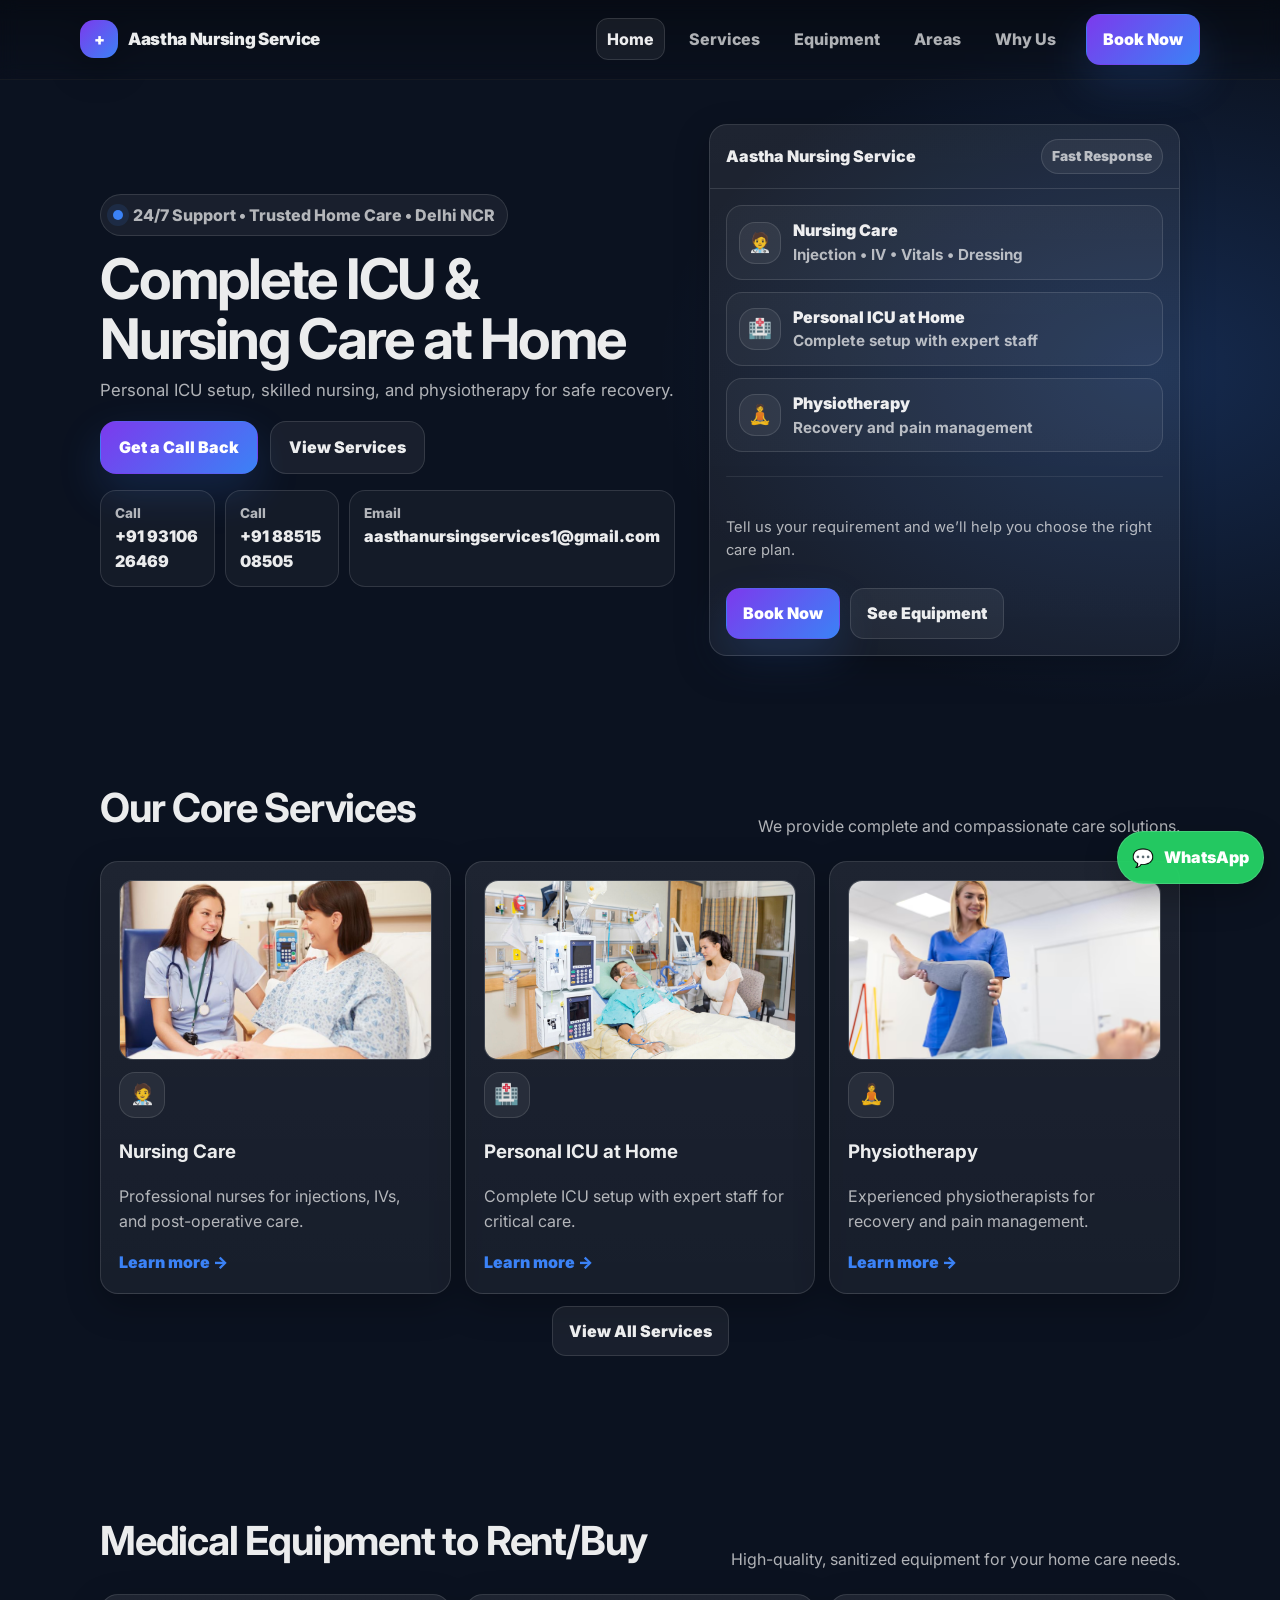
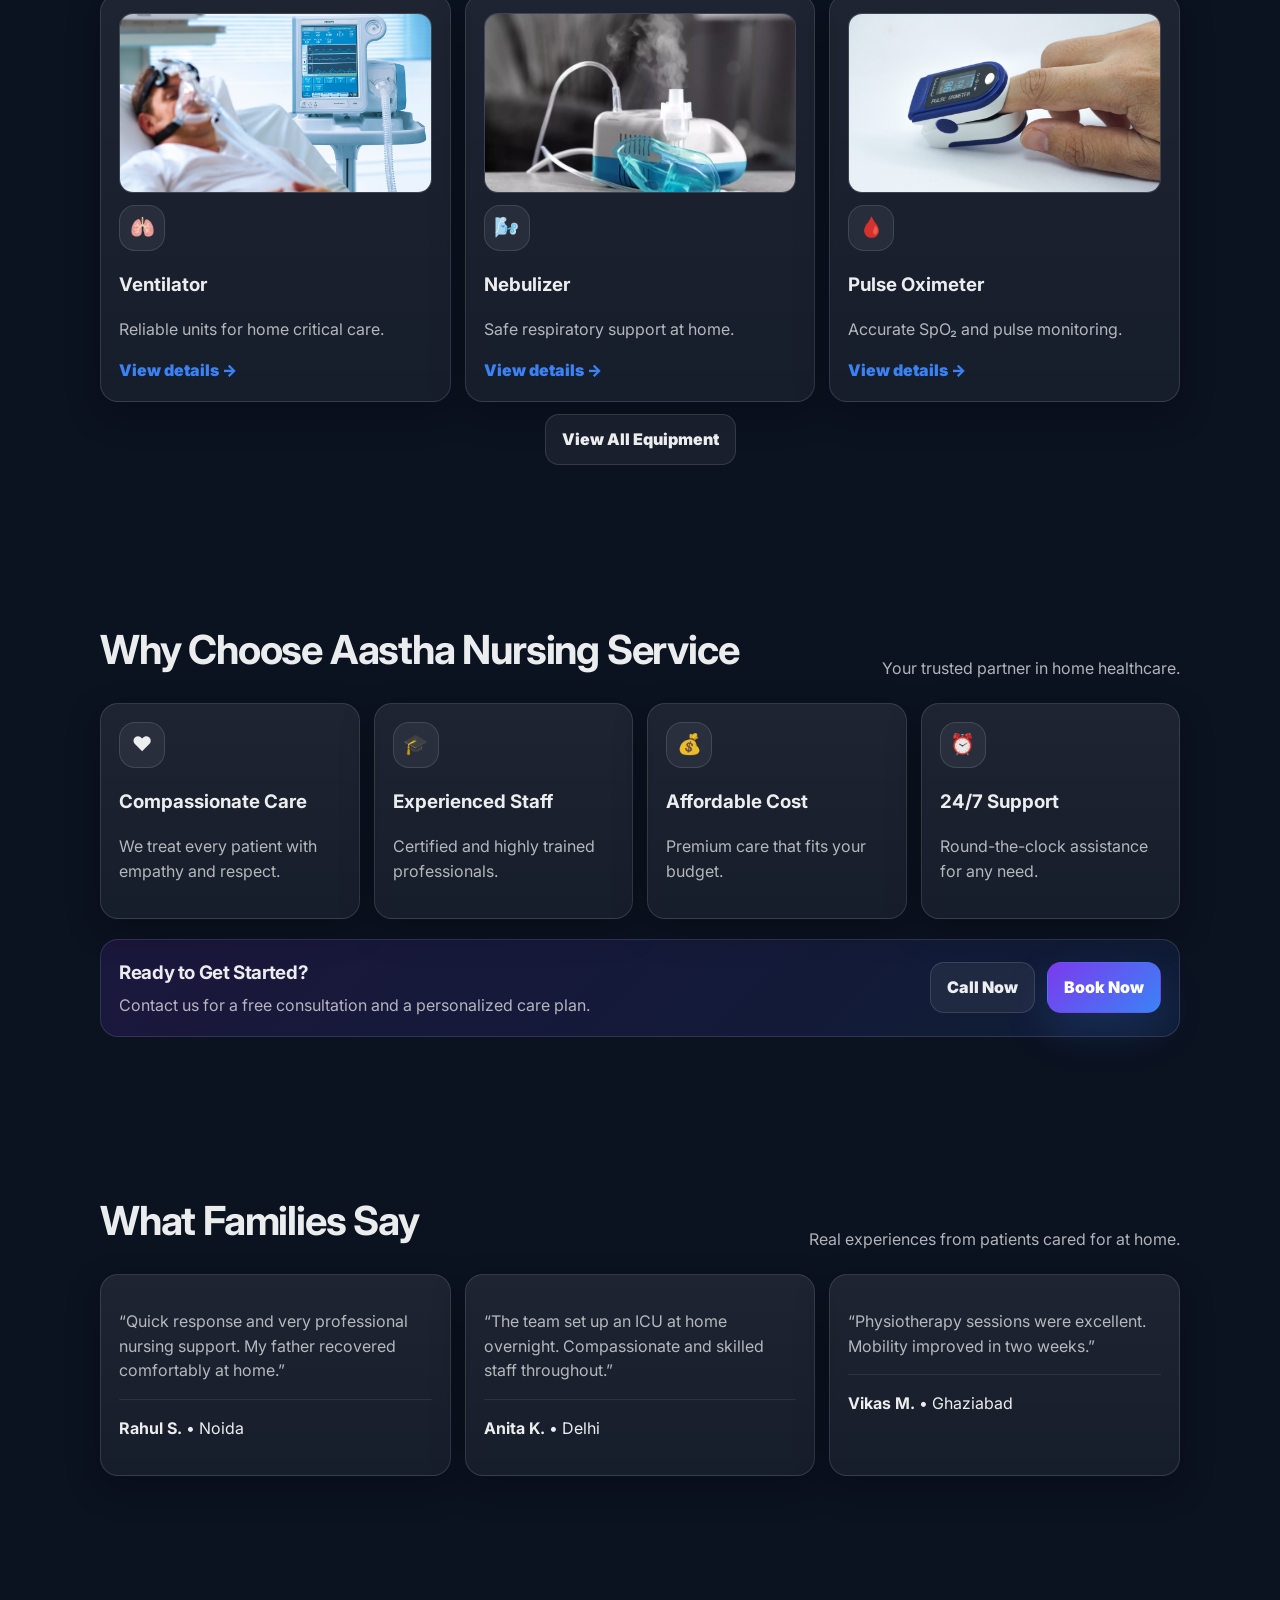
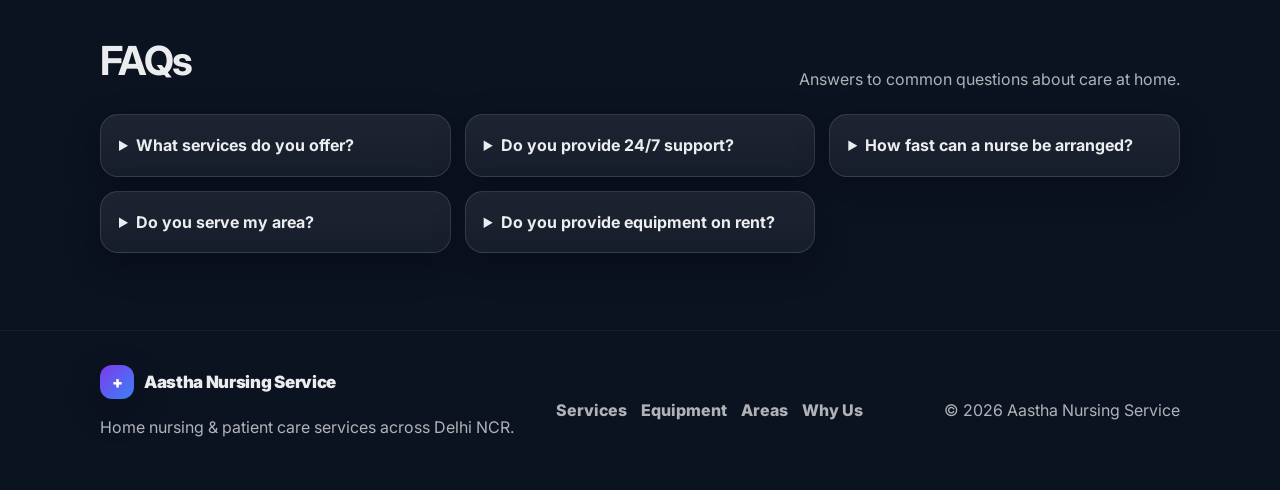
<file: index.html>
<!doctype html>
<html lang="en">
<head>
  <meta charset="UTF-8" />
  <meta name="viewport" content="width=device-width,initial-scale=1" />
  <title>Aastha Nursing Service — Home ICU, Nursing & Physiotherapy</title>
  <meta name="description" content="Aastha Nursing Service provides home ICU setups, professional nursing care, and physiotherapy with 24/7 support across Delhi NCR." />
  <link rel="preconnect" href="https://fonts.googleapis.com">
  <link rel="preconnect" href="https://fonts.gstatic.com" crossorigin>
  <link href="https://fonts.googleapis.com/css2?family=Inter:wght@400;500;600;700;800&display=swap" rel="stylesheet">
  <link rel="stylesheet" href="./styles.css" />
</head>
<body>

  <!-- WhatsApp Floating Button -->
  <a class="fab" id="waFab" href="#" target="_blank" rel="noreferrer" aria-label="Chat on WhatsApp">
    <span class="fab__icon" aria-hidden="true">💬</span>
    <span class="fab__text">WhatsApp</span>
  </a>

  <!-- Header -->
  <header class="header" id="top">
    <div class="container header__inner">
      <a class="brand" href="index.html" aria-label="Aastha Nursing Service home">
        <span class="brand__mark" aria-hidden="true">+</span>
        <span class="brand__name">Aastha Nursing Service</span>
      </a>

      <nav class="nav" aria-label="Primary navigation">
        <button class="icon-btn nav__toggle" id="navToggle" aria-label="Open menu" aria-expanded="false" aria-controls="navMenu">
          <span class="hamburger" aria-hidden="true"></span>
        </button>

        <ul class="nav__menu" id="navMenu">
          <li><a class="nav__link" href="index.html">Home</a></li>
          <li><a class="nav__link" href="services.html">Services</a></li>
          <li><a class="nav__link" href="equipment.html">Equipment</a></li>
          <li><a class="nav__link" href="areas.html">Areas</a></li>
          <li><a class="nav__link" href="why-us.html">Why Us</a></li>
          <li class="nav__cta"><a class="btn btn--primary" href="contact.html">Book Now</a></li>
        </ul>
      </nav>
    </div>
  </header>

  <main>
    <!-- Home Hero ONLY -->
    <section class="hero">
      <div class="container hero__grid">
        <div class="hero__copy">
          <p class="pill">
            <span class="pill__dot" aria-hidden="true"></span>
            24/7 Support • Trusted Home Care • Delhi NCR
          </p>

          <h1 class="hero__title" id="heroTitle">Complete ICU & Nursing Care at Home</h1>
          <p class="hero__sub" id="heroSub">Personal ICU setup, skilled nursing, and physiotherapy for safe recovery.</p>

          <div class="hero__actions">
            <a class="btn btn--primary btn--lg" href="contact.html">Get a Call Back</a>
            <a class="btn btn--ghost btn--lg" href="services.html">View Services</a>
          </div>

          <div class="hero__meta">
            <div class="meta">
              <div class="meta__k">Call</div>
              <a class="meta__v" href="tel:+919310626469">+91 93106 26469</a>
            </div>
            <div class="meta">
              <div class="meta__k">Call</div>
              <a class="meta__v" href="tel:+918851508505">+91 88515 08505</a>
            </div>
            <div class="meta">
              <div class="meta__k">Email</div>
              <a class="meta__v" href="mailto:aasthanursingservices1@gmail.com">aasthanursingservices1@gmail.com</a>
            </div>
          </div>
        </div>

        <aside class="card hero__card" aria-label="Quick info card">
          <div class="card__head">
            <div class="badge">Aastha Nursing Service</div>
            <span class="chip">Fast Response</span>
          </div>

          <div class="card__body">
            <div class="mini">
              <div class="mini__icon" aria-hidden="true">🧑‍⚕️</div>
              <div>
                <div class="mini__title">Nursing Care</div>
                <div class="mini__text">Injection • IV • Vitals • Dressing</div>
              </div>
            </div>

            <div class="mini">
              <div class="mini__icon" aria-hidden="true">🏥</div>
              <div>
                <div class="mini__title">Personal ICU at Home</div>
                <div class="mini__text">Complete setup with expert staff</div>
              </div>
            </div>

            <div class="mini">
              <div class="mini__icon" aria-hidden="true">🧘</div>
              <div>
                <div class="mini__title">Physiotherapy</div>
                <div class="mini__text">Recovery and pain management</div>
              </div>
            </div>

            <div class="divider"></div>
            <p class="muted small">Tell us your requirement and we’ll help you choose the right care plan.</p>

            <div style="display:flex; gap:10px; flex-wrap:wrap;">
              <a class="btn btn--primary" href="contact.html">Book Now</a>
              <a class="btn btn--ghost" href="equipment.html">See Equipment</a>
            </div>
          </div>
        </aside>
      </div>
    </section>

    <!-- Core Services -->
    <section class="section">
      <div class="container">
        <div class="section__head">
          <h2>Our Core Services</h2>
          <p>We provide complete and compassionate care solutions.</p>
        </div>
        <div class="grid three">
          <a class="card pad" href="services.html">
            <img class="card__img" src="assets/nursing-care.jpg" alt="Nurse providing care at home" loading="lazy" />
            <div class="icon" aria-hidden="true">🧑‍⚕️</div>
            <h3>Nursing Care</h3>
            <p class="muted">Professional nurses for injections, IVs, and post-operative care.</p>
            <span class="link">Learn more →</span>
          </a>
          <a class="card pad" href="services.html">
            <img class="card__img" src="assets/setup-icu-at-home.jpg" alt="ICU setup at home" loading="lazy" />
            <div class="icon" aria-hidden="true">🏥</div>
            <h3>Personal ICU at Home</h3>
            <p class="muted">Complete ICU setup with expert staff for critical care.</p>
            <span class="link">Learn more →</span>
          </a>
          <a class="card pad" href="services.html">
            <img class="card__img" src="assets/physiotherapy.avif" alt="Physiotherapist providing care at home" loading="lazy" />
            <div class="icon" aria-hidden="true">🧘</div>
            <h3>Physiotherapy</h3>
            <p class="muted">Experienced physiotherapists for recovery and pain management.</p>
            <span class="link">Learn more →</span>
          </a>
        </div>
        <div style="margin-top:12px; text-align:center;">
          <a class="btn btn--ghost" href="services.html">View All Services</a>
        </div>
      </div>
    </section>

    <!-- Equipment -->
    <section class="section">
      <div class="container">
        <div class="section__head">
          <h2>Medical Equipment to Rent/Buy</h2>
          <p>High-quality, sanitized equipment for your home care needs.</p>
        </div>
        <div class="grid three">
          <a class="card pad" href="equipment.html">
            <img class="card__img" src="assets/ventilator.jpg" alt="Ventilator unit" loading="lazy" />
            <div class="icon" aria-hidden="true">🫁</div>
            <h3>Ventilator</h3>
            <p class="muted">Reliable units for home critical care.</p>
            <span class="link">View details →</span>
          </a>
          <a class="card pad" href="equipment.html">
            <img class="card__img" src="assets/Nebulisers.webp" alt="Nebulizer device" loading="lazy" />
            <div class="icon" aria-hidden="true">🌬️</div>
            <h3>Nebulizer</h3>
            <p class="muted">Safe respiratory support at home.</p>
            <span class="link">View details →</span>
          </a>
          <a class="card pad" href="equipment.html">
            <img class="card__img" src="assets/oximeter.webp" alt="Pulse oximeter" loading="lazy" />
            <div class="icon" aria-hidden="true">🩸</div>
            <h3>Pulse Oximeter</h3>
            <p class="muted">Accurate SpO₂ and pulse monitoring.</p>
            <span class="link">View details →</span>
          </a>
        </div>
        <div style="margin-top:12px; text-align:center;">
          <a class="btn btn--ghost" href="equipment.html">View All Equipment</a>
        </div>
      </div>
    </section>

    <!-- Why Choose Us -->
    <section class="section">
      <div class="container">
        <div class="section__head">
          <h2>Why Choose Aastha Nursing Service</h2>
          <p>Your trusted partner in home healthcare.</p>
        </div>
        <div class="grid four">
          <div class="card pad">
            <div class="icon" aria-hidden="true">❤️</div>
            <h3>Compassionate Care</h3>
            <p class="muted">We treat every patient with empathy and respect.</p>
          </div>
          <div class="card pad">
            <div class="icon" aria-hidden="true">🎓</div>
            <h3>Experienced Staff</h3>
            <p class="muted">Certified and highly trained professionals.</p>
          </div>
          <div class="card pad">
            <div class="icon" aria-hidden="true">💰</div>
            <h3>Affordable Cost</h3>
            <p class="muted">Premium care that fits your budget.</p>
          </div>
          <div class="card pad">
            <div class="icon" aria-hidden="true">⏰</div>
            <h3>24/7 Support</h3>
            <p class="muted">Round-the-clock assistance for any need.</p>
          </div>
        </div>
        <div class="callout" style="margin-top:20px;">
          <div>
            <h3>Ready to Get Started?</h3>
            <p class="muted">Contact us for a free consultation and a personalized care plan.</p>
          </div>
          <div class="callout__actions">
            <a class="btn btn--ghost" href="tel:+919310626469">Call Now</a>
            <a class="btn btn--primary" href="contact.html">Book Now</a>
          </div>
        </div>
      </div>
    </section>

    <section class="section">
      <div class="container">
        <div class="section__head">
          <h2>What Families Say</h2>
          <p>Real experiences from patients cared for at home.</p>
        </div>
        <div class="grid three">
          <div class="card pad">
            <p class="muted">“Quick response and very professional nursing support. My father recovered comfortably at home.”</p>
            <div class="divider"></div>
            <p><strong>Rahul S.</strong> • Noida</p>
          </div>
          <div class="card pad">
            <p class="muted">“The team set up an ICU at home overnight. Compassionate and skilled staff throughout.”</p>
            <div class="divider"></div>
            <p><strong>Anita K.</strong> • Delhi</p>
          </div>
          <div class="card pad">
            <p class="muted">“Physiotherapy sessions were excellent. Mobility improved in two weeks.”</p>
            <div class="divider"></div>
            <p><strong>Vikas M.</strong> • Ghaziabad</p>
          </div>
        </div>
      </div>
    </section>

    <section class="section">
      <div class="container">
        <div class="section__head">
          <h2>FAQs</h2>
          <p>Answers to common questions about care at home.</p>
        </div>
        <div class="grid three">
          <div class="card pad">
            <details>
              <summary><strong>What services do you offer?</strong></summary>
              <p class="muted">Nursing care, personal ICU at home, physiotherapy, post-operative care, and attendants.</p>
            </details>
          </div>
          <div class="card pad">
            <details>
              <summary><strong>Do you provide 24/7 support?</strong></summary>
              <p class="muted">Yes. Our team is available round the clock for urgent needs and ongoing care.</p>
            </details>
          </div>
          <div class="card pad">
            <details>
              <summary><strong>How fast can a nurse be arranged?</strong></summary>
              <p class="muted">In most cases within a few hours across Delhi NCR. Call for fastest response.</p>
            </details>
          </div>
          <div class="card pad">
            <details>
              <summary><strong>Do you serve my area?</strong></summary>
              <p class="muted">We cover Noida, Delhi, Ghaziabad, Faridabad, and Gurgaon. Check the Areas page for details.</p>
            </details>
          </div>
          <div class="card pad">
            <details>
              <summary><strong>Do you provide equipment on rent?</strong></summary>
              <p class="muted">Yes. Ventilators, medical beds, monitors and more. See the Equipment page.</p>
            </details>
          </div>
        </div>
      </div>
    </section>
  </main>

  <!-- Footer -->
  <footer class="footer">
    <div class="container footer__inner">
      <div>
        <div class="brand brand--footer">
          <span class="brand__mark" aria-hidden="true">+</span>
          <span class="brand__name">Aastha Nursing Service</span>
        </div>
        <p class="muted">Home nursing & patient care services across Delhi NCR.</p>
      </div>

      <div class="footer__links">
        <a href="services.html">Services</a>
        <a href="equipment.html">Equipment</a>
        <a href="areas.html">Areas</a>
        <a href="why-us.html">Why Us</a>
      </div>

      <div class="footer__meta muted">
        © <span id="year"></span> Aastha Nursing Service
      </div>
    </div>
  </footer>

  <script src="./script.js" defer></script>
</body>
</html>
</file>
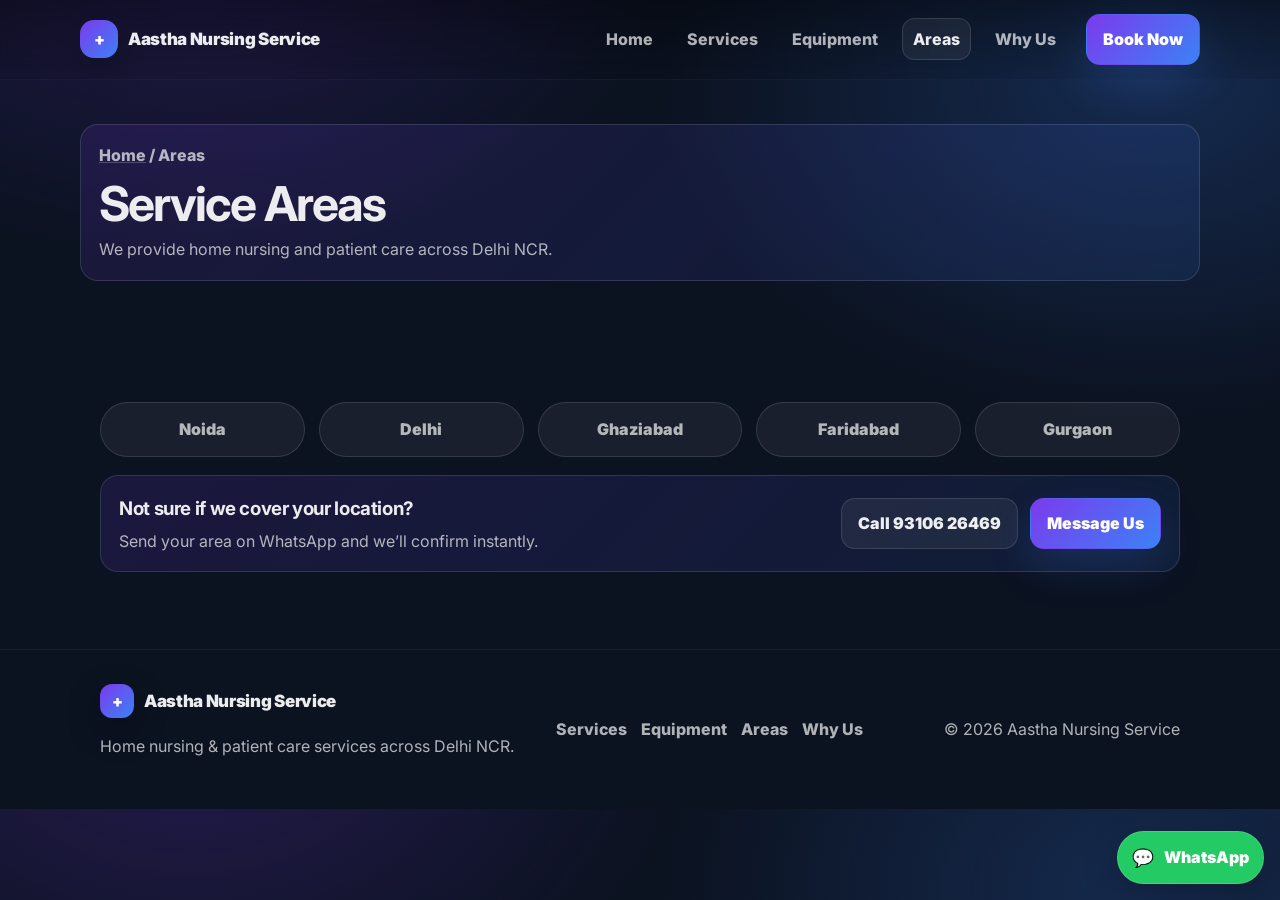
<file: areas.html>
<!doctype html>
<html lang="en">
<head>
  <meta charset="UTF-8" />
  <meta name="viewport" content="width=device-width,initial-scale=1" />
  <title>Service Areas — Aastha Nursing Service</title>
  <meta name="description" content="We serve Noida, Delhi, Ghaziabad, Faridabad and Gurgaon." />
  <link rel="preconnect" href="https://fonts.googleapis.com">
  <link rel="preconnect" href="https://fonts.gstatic.com" crossorigin>
  <link href="https://fonts.googleapis.com/css2?family=Inter:wght@400;500;600;700;800&display=swap" rel="stylesheet">
  <link rel="stylesheet" href="./styles.css" />
</head>
<body>
  <a class="fab" id="waFab" href="#" target="_blank" rel="noreferrer" aria-label="Chat on WhatsApp">
    <span class="fab__icon" aria-hidden="true">💬</span><span class="fab__text">WhatsApp</span>
  </a>

  <header class="header">
    <div class="container header__inner">
      <a class="brand" href="index.html"><span class="brand__mark">+</span><span class="brand__name">Aastha Nursing Service</span></a>
      <nav class="nav" aria-label="Primary navigation">
        <button class="icon-btn nav__toggle" id="navToggle" aria-label="Open menu" aria-expanded="false" aria-controls="navMenu">
          <span class="hamburger" aria-hidden="true"></span>
        </button>
        <ul class="nav__menu" id="navMenu">
          <li><a class="nav__link" href="index.html">Home</a></li>
          <li><a class="nav__link" href="services.html">Services</a></li>
          <li><a class="nav__link" href="equipment.html">Equipment</a></li>
          <li><a class="nav__link" href="areas.html">Areas</a></li>
          <li><a class="nav__link" href="why-us.html">Why Us</a></li>
          <li class="nav__cta"><a class="btn btn--primary" href="contact.html">Book Now</a></li>
        </ul>
      </nav>
    </div>
  </header>

  <main>
    <section class="page-hero">
      <div class="container page-hero__box">
        <p class="breadcrumbs"><a href="index.html">Home</a> / Areas</p>
        <h1 class="page-title">Service Areas</h1>
        <p class="page-sub">We provide home nursing and patient care across Delhi NCR.</p>
      </div>
    </section>

    <section class="section">
      <div class="container">
        <div class="grid five">
          <div class="pillcard">Noida</div>
          <div class="pillcard">Delhi</div>
          <div class="pillcard">Ghaziabad</div>
          <div class="pillcard">Faridabad</div>
          <div class="pillcard">Gurgaon</div>
        </div>

        <div class="callout">
          <div>
            <h3>Not sure if we cover your location?</h3>
            <p class="muted">Send your area on WhatsApp and we’ll confirm instantly.</p>
          </div>
          <div class="callout__actions">
            <a class="btn btn--ghost" href="tel:+919310626469">Call 93106 26469</a>
            <a class="btn btn--primary" href="contact.html">Message Us</a>
          </div>
        </div>
      </div>
    </section>
  </main>

  <footer class="footer">
    <div class="container footer__inner">
      <div>
        <div class="brand brand--footer"><span class="brand__mark">+</span><span class="brand__name">Aastha Nursing Service</span></div>
        <p class="muted">Home nursing & patient care services across Delhi NCR.</p>
      </div>
      <div class="footer__links">
        <a href="services.html">Services</a><a href="equipment.html">Equipment</a><a href="areas.html">Areas</a><a href="why-us.html">Why Us</a>
      </div>
      <div class="footer__meta muted">© <span id="year"></span> Aastha Nursing Service</div>
    </div>
  </footer>

  <script src="./script.js" defer></script>
</body>
</html>
</file>
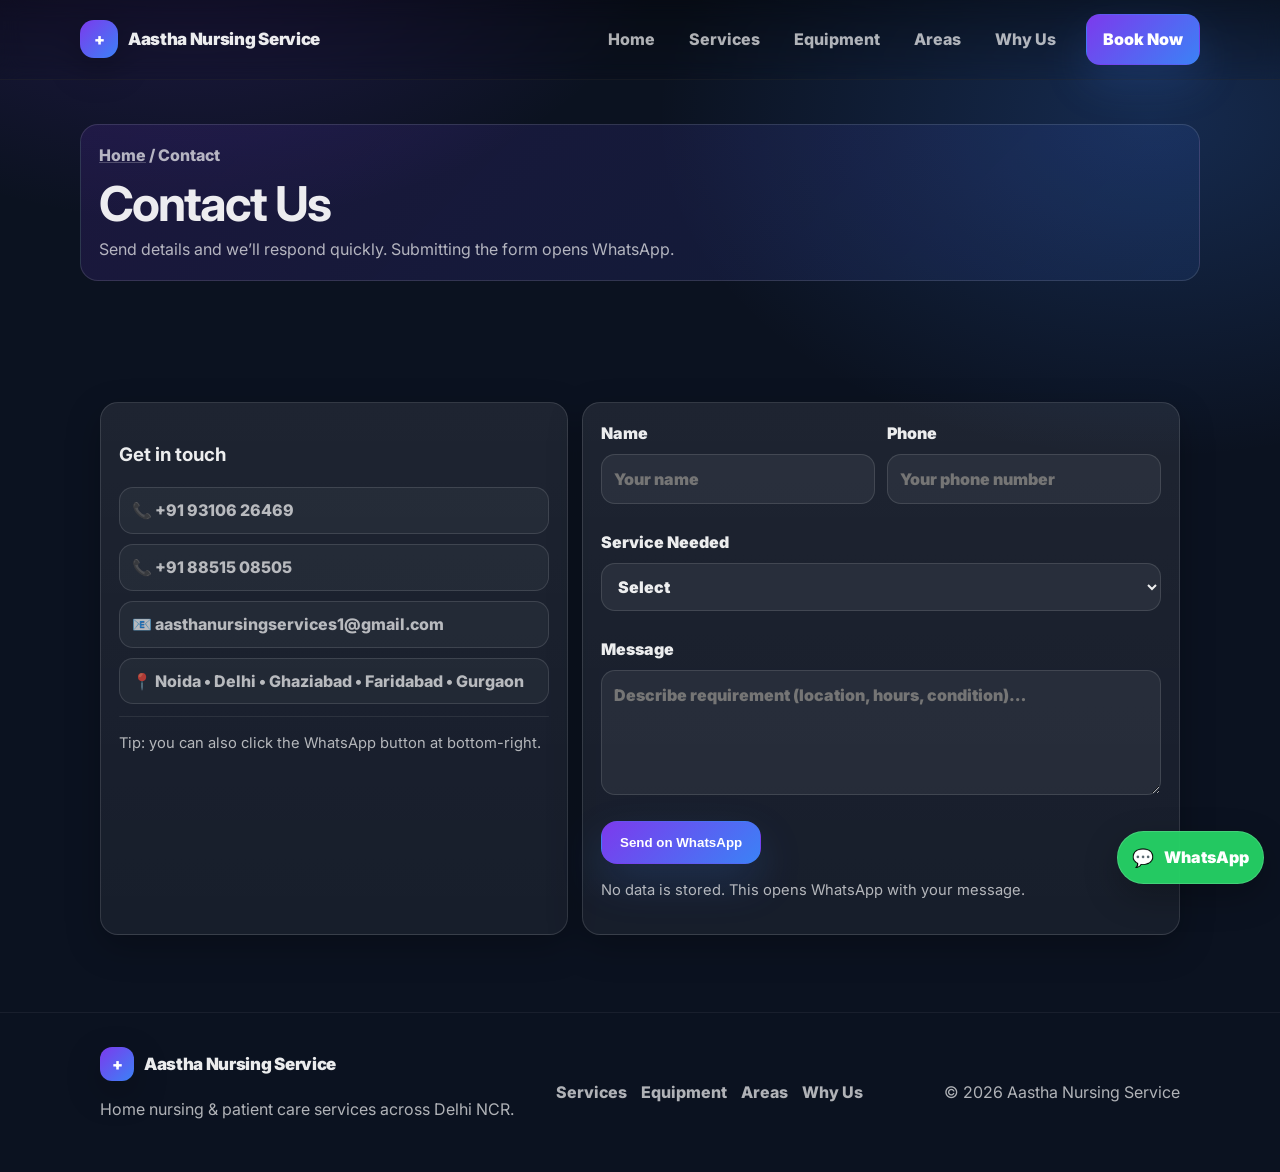
<file: contact.html>
<!doctype html>
<html lang="en">
<head>
  <meta charset="UTF-8" />
  <meta name="viewport" content="width=device-width,initial-scale=1" />
  <title>Contact — Aastha Nursing Service</title>
  <meta name="description" content="Contact Aastha Nursing Service. Call or WhatsApp to book home ICU, nursing care, or physiotherapy." />
  <link rel="preconnect" href="https://fonts.googleapis.com">
  <link rel="preconnect" href="https://fonts.gstatic.com" crossorigin>
  <link href="https://fonts.googleapis.com/css2?family=Inter:wght@400;500;600;700;800&display=swap" rel="stylesheet">
  <link rel="stylesheet" href="./styles.css" />
</head>
<body>
  <a class="fab" id="waFab" href="#" target="_blank" rel="noreferrer" aria-label="Chat on WhatsApp">
    <span class="fab__icon" aria-hidden="true">💬</span><span class="fab__text">WhatsApp</span>
  </a>

  <header class="header">
    <div class="container header__inner">
      <a class="brand" href="index.html"><span class="brand__mark">+</span><span class="brand__name">Aastha Nursing Service</span></a>
      <nav class="nav" aria-label="Primary navigation">
        <button class="icon-btn nav__toggle" id="navToggle" aria-label="Open menu" aria-expanded="false" aria-controls="navMenu">
          <span class="hamburger" aria-hidden="true"></span>
        </button>
        <ul class="nav__menu" id="navMenu">
          <li><a class="nav__link" href="index.html">Home</a></li>
          <li><a class="nav__link" href="services.html">Services</a></li>
          <li><a class="nav__link" href="equipment.html">Equipment</a></li>
          <li><a class="nav__link" href="areas.html">Areas</a></li>
          <li><a class="nav__link" href="why-us.html">Why Us</a></li>
          <li class="nav__cta"><a class="btn btn--primary" href="contact.html">Book Now</a></li>
        </ul>
      </nav>
    </div>
  </header>

  <main>
    <section class="page-hero">
      <div class="container page-hero__box">
        <p class="breadcrumbs"><a href="index.html">Home</a> / Contact</p>
        <h1 class="page-title">Contact Us</h1>
        <p class="page-sub">Send details and we’ll respond quickly. Submitting the form opens WhatsApp.</p>
      </div>
    </section>

    <section class="section">
      <div class="container">
        <div class="grid two">
          <div class="card pad">
            <h3>Get in touch</h3>
            <div class="contact">
              <a class="contact__item" href="tel:+919310626469">📞 +91 93106 26469</a>
              <a class="contact__item" href="tel:+918851508505">📞 +91 88515 08505</a>
              <a class="contact__item" href="mailto:aasthanursingservices1@gmail.com">📧 aasthanursingservices1@gmail.com</a>
              <div class="contact__item">📍 Noida • Delhi • Ghaziabad • Faridabad • Gurgaon</div>
            </div>
            <div class="divider"></div>
            <p class="muted small">Tip: you can also click the WhatsApp button at bottom-right.</p>
          </div>

          <form class="card pad form" id="contactForm" novalidate>
            <div class="row">
              <label>
                Name
                <input name="name" required minlength="2" placeholder="Your name" />
                <span class="err" data-err="name"></span>
              </label>
              <label>
                Phone
                <input name="phone" required minlength="10" inputmode="numeric" placeholder="Your phone number" />
                <span class="err" data-err="phone"></span>
              </label>
            </div>

            <label>
              Service Needed
              <select name="service" required>
                <option value="" selected disabled>Select</option>
                <option>Nursing Care</option>
                <option>Personal ICU at Home</option>
                <option>Attendant Care</option>
                <option>Physiotherapy</option>
                <option>Elder Care</option>
                <option>Mother & Baby Care</option>
                <option>Doctor on Call</option>
                <option>Medical Equipment</option>
                <option>Post-Operative Care</option>
                <option>Vitals Monitoring</option>
                <option>Other</option>
              </select>
              <span class="err" data-err="service"></span>
            </label>

            <label>
              Message
              <textarea name="message" rows="4" required minlength="8" placeholder="Describe requirement (location, hours, condition)…"></textarea>
              <span class="err" data-err="message"></span>
            </label>

            <button class="btn btn--primary btn--lg" type="submit">Send on WhatsApp</button>
            <p class="muted small">No data is stored. This opens WhatsApp with your message.</p>
          </form>
        </div>
      </div>
    </section>
  </main>

  <footer class="footer">
    <div class="container footer__inner">
      <div>
        <div class="brand brand--footer"><span class="brand__mark">+</span><span class="brand__name">Aastha Nursing Service</span></div>
        <p class="muted">Home nursing & patient care services across Delhi NCR.</p>
      </div>
      <div class="footer__links">
        <a href="services.html">Services</a><a href="equipment.html">Equipment</a><a href="areas.html">Areas</a><a href="why-us.html">Why Us</a>
      </div>
      <div class="footer__meta muted">© <span id="year"></span> Aastha Nursing Service</div>
    </div>
  </footer>

  <script src="./script.js" defer></script>
</body>
</html>
</file>
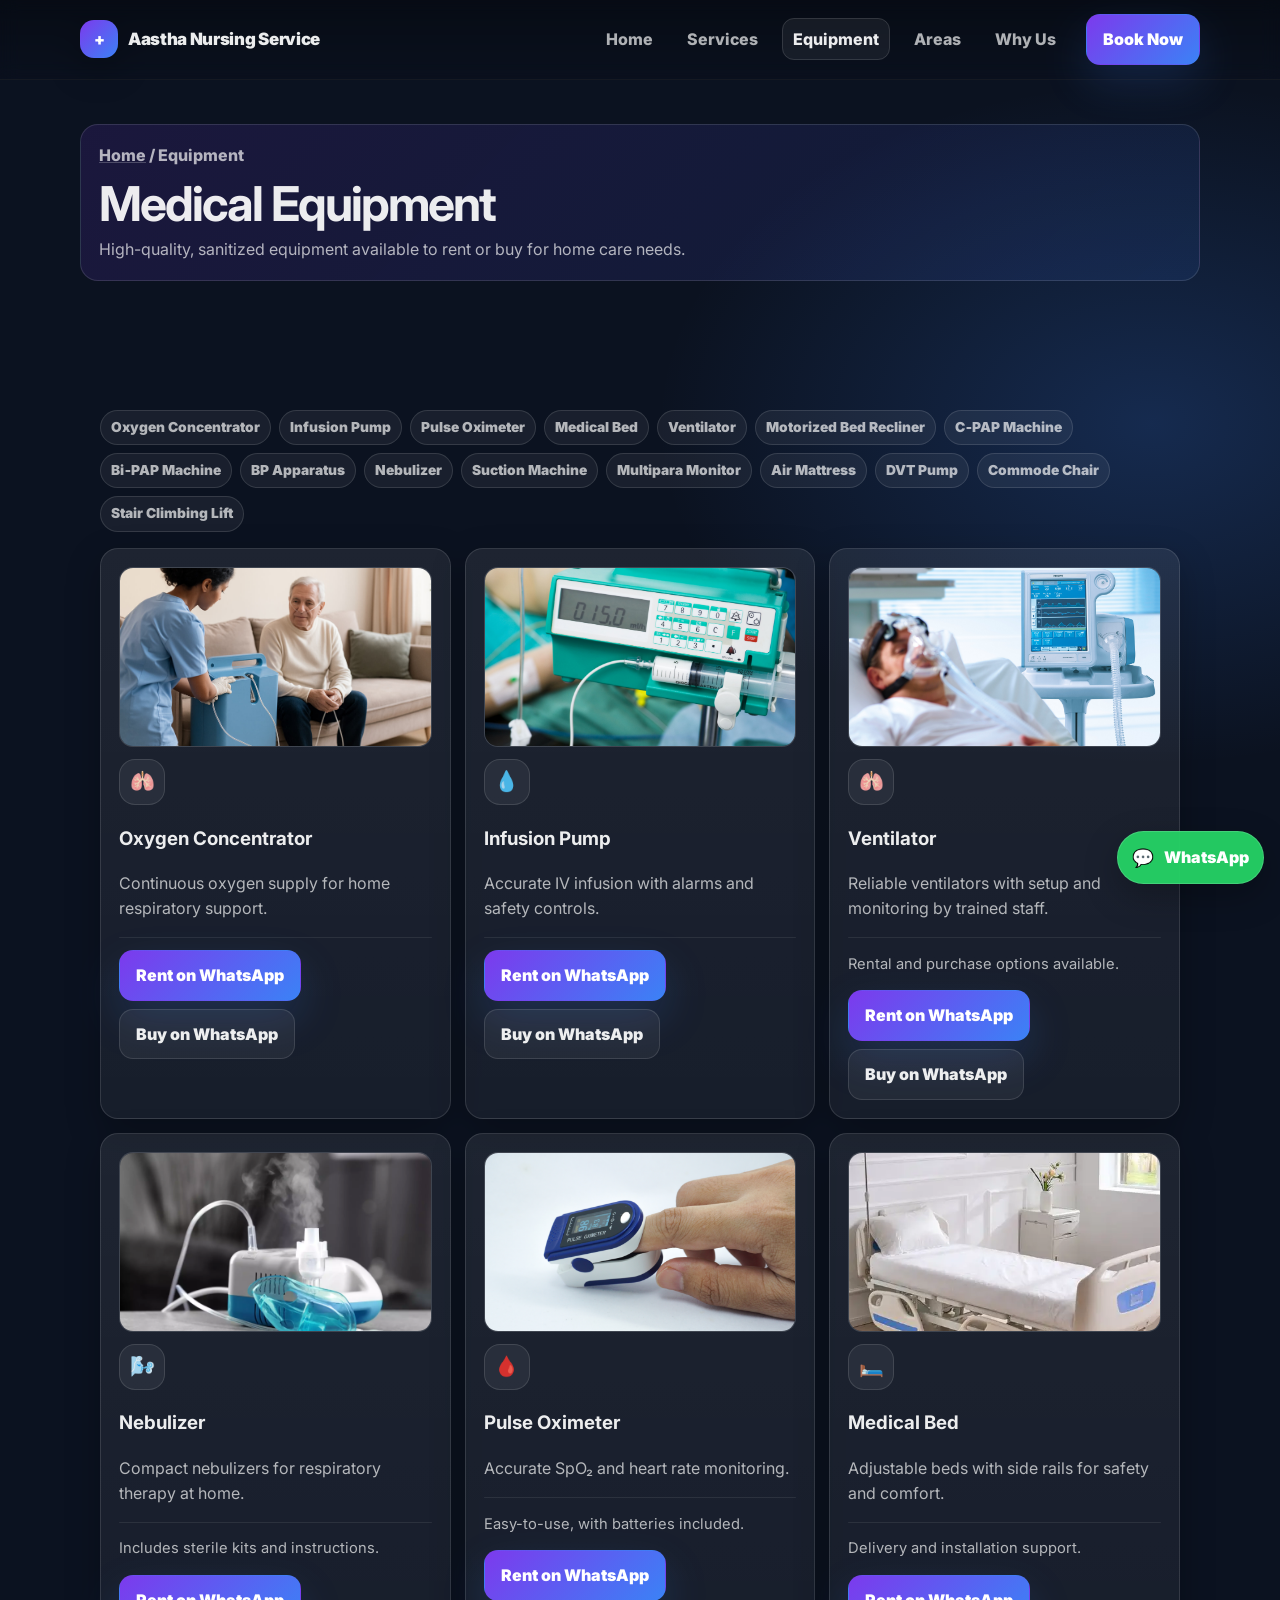
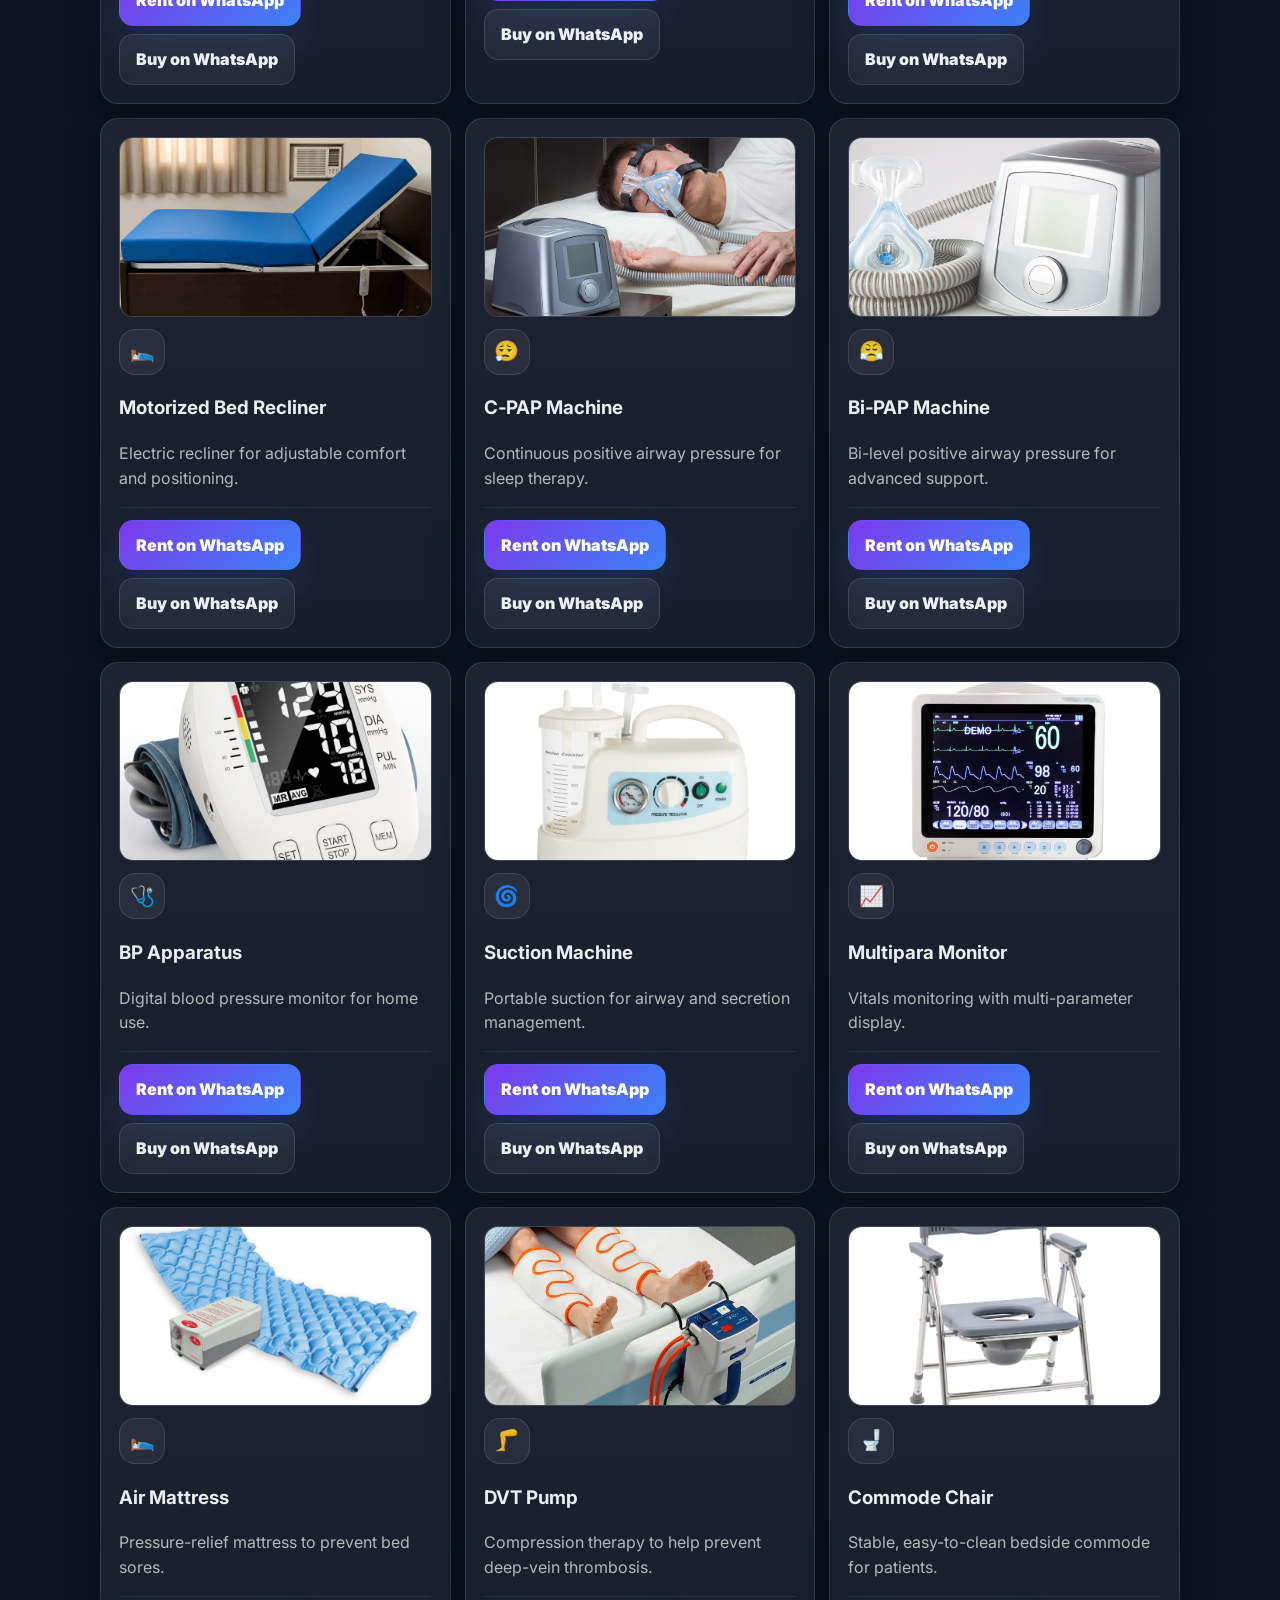
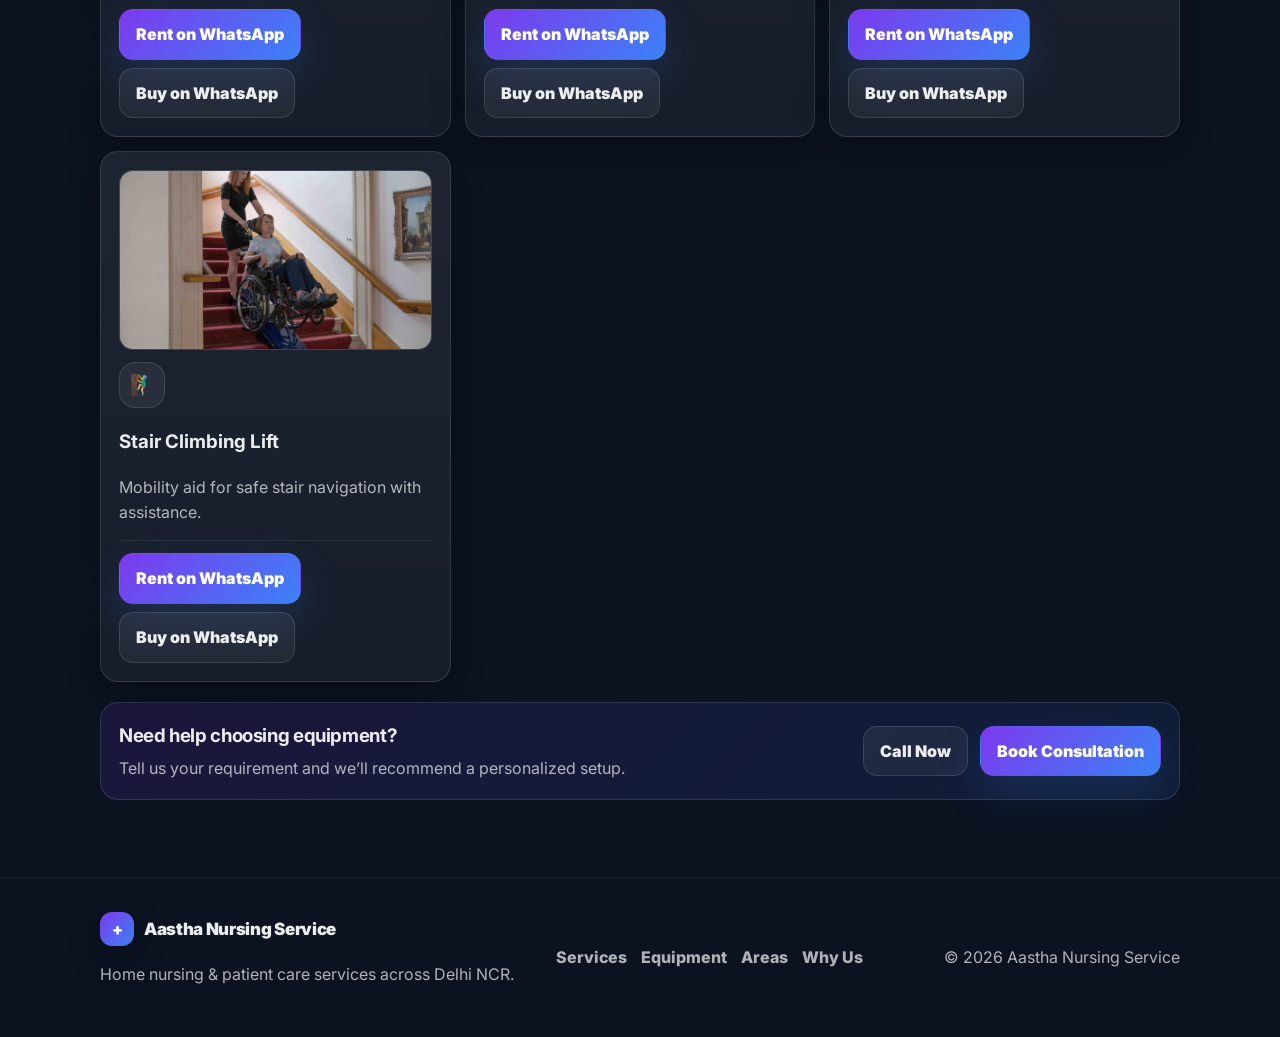
<file: equipment.html>
<!doctype html>
<html lang="en">
<head>
  <meta charset="UTF-8" />
  <meta name="viewport" content="width=device-width,initial-scale=1" />
  <title>Equipment — Aastha Nursing Service</title>
  <meta name="description" content="Medical equipment to rent or buy: ventilator, nebulizer, pulse oximeter, medical bed and more." />
  <link rel="preconnect" href="https://fonts.googleapis.com">
  <link rel="preconnect" href="https://fonts.gstatic.com" crossorigin>
  <link href="https://fonts.googleapis.com/css2?family=Inter:wght@400;500;600;700;800&display=swap" rel="stylesheet">
  <link rel="stylesheet" href="./styles.css" />
</head>
<body>
  <a class="fab" id="waFab" href="#" target="_blank" rel="noreferrer" aria-label="Chat on WhatsApp">
    <span class="fab__icon" aria-hidden="true">💬</span><span class="fab__text">WhatsApp</span>
  </a>

  <header class="header">
    <div class="container header__inner">
      <a class="brand" href="index.html"><span class="brand__mark">+</span><span class="brand__name">Aastha Nursing Service</span></a>
      <nav class="nav" aria-label="Primary navigation">
        <button class="icon-btn nav__toggle" id="navToggle" aria-label="Open menu" aria-expanded="false" aria-controls="navMenu">
          <span class="hamburger" aria-hidden="true"></span>
        </button>
        <ul class="nav__menu" id="navMenu">
          <li><a class="nav__link" href="index.html">Home</a></li>
          <li><a class="nav__link" href="services.html">Services</a></li>
          <li><a class="nav__link" href="equipment.html">Equipment</a></li>
          <li><a class="nav__link" href="areas.html">Areas</a></li>
          <li><a class="nav__link" href="why-us.html">Why Us</a></li>
          <li class="nav__cta"><a class="btn btn--primary" href="contact.html">Book Now</a></li>
        </ul>
      </nav>
    </div>
  </header>

  <main>
    <section class="page-hero">
      <div class="container page-hero__box">
        <p class="breadcrumbs"><a href="index.html">Home</a> / Equipment</p>
        <h1 class="page-title">Medical Equipment</h1>
        <p class="page-sub">High-quality, sanitized equipment available to rent or buy for home care needs.</p>
      </div>
    </section>

    <section class="section">
      <div class="container">
        <div class="chips">
          <a class="chip" href="#oxygen">Oxygen Concentrator</a>
          <a class="chip" href="#infusion">Infusion Pump</a>
          <a class="chip" href="#oximeter">Pulse Oximeter</a>
          <a class="chip" href="#bed">Medical Bed</a>
          <a class="chip" href="#ventilator">Ventilator</a>
          <a class="chip" href="#recliner">Motorized Bed Recliner</a>
          <a class="chip" href="#cpap">C‑PAP Machine</a>
          <a class="chip" href="#bipap">Bi‑PAP Machine</a>
          <a class="chip" href="#bp">BP Apparatus</a>
          <a class="chip" href="#nebulizer">Nebulizer</a>
          <a class="chip" href="#suction">Suction Machine</a>
          <a class="chip" href="#monitor">Multipara Monitor</a>
          <a class="chip" href="#mattress">Air Mattress</a>
          <a class="chip" href="#dvt">DVT Pump</a>
          <a class="chip" href="#commode">Commode Chair</a>
          <a class="chip" href="#stairlift">Stair Climbing Lift</a>
        </div>
        <div class="grid three">
          <div class="card pad">
            <img class="card__img" src="assets/oxygen-concentrator.jpg" alt="Oxygen concentrator" loading="lazy" />
            <div class="icon" aria-hidden="true">🫁</div>
            <h3>Oxygen Concentrator</h3>
            <p class="muted">Continuous oxygen supply for home respiratory support.</p>
            <div class="divider"></div>
            <div style="display:flex;gap:8px;flex-wrap:wrap;">
              <a class="btn btn--primary" href="https://wa.me/919310626469?text=I%20want%20to%20rent%20an%20Oxygen%20Concentrator">Rent on WhatsApp</a>
              <a class="btn btn--ghost" href="https://wa.me/919310626469?text=I%20want%20to%20buy%20an%20Oxygen%20Concentrator">Buy on WhatsApp</a>
            </div>
          </div>
          <div class="card pad">
            <img class="card__img" src="assets/infusion_pump.jpg" alt="Infusion pump" loading="lazy" />
            <div class="icon" aria-hidden="true">💧</div>
            <h3>Infusion Pump</h3>
            <p class="muted">Accurate IV infusion with alarms and safety controls.</p>
            <div class="divider"></div>
            <div style="display:flex;gap:8px;flex-wrap:wrap;">
              <a class="btn btn--primary" href="https://wa.me/919310626469?text=I%20want%20to%20rent%20an%20Infusion%20Pump">Rent on WhatsApp</a>
              <a class="btn btn--ghost" href="https://wa.me/919310626469?text=I%20want%20to%20buy%20an%20Infusion%20Pump">Buy on WhatsApp</a>
            </div>
          </div>
          <div class="card pad">
            <img class="card__img" src="assets/ventilator.jpg" alt="Ventilator unit" loading="lazy" />
            <div class="icon" aria-hidden="true">🫁</div>
            <h3>Ventilator</h3>
            <p class="muted">Reliable ventilators with setup and monitoring by trained staff.</p>
            <div class="divider"></div>
            <p class="small muted">Rental and purchase options available.</p>
            <div style="display:flex;gap:8px;flex-wrap:wrap;">
              <a class="btn btn--primary" href="https://wa.me/919310626469?text=I%20want%20to%20rent%20a%20Ventilator">Rent on WhatsApp</a>
              <a class="btn btn--ghost" href="https://wa.me/919310626469?text=I%20want%20to%20buy%20a%20Ventilator">Buy on WhatsApp</a>
            </div>
          </div>
          <div class="card pad">
            <img class="card__img" src="assets/Nebulisers.webp" alt="Nebulizer device" loading="lazy" />
            <div class="icon" aria-hidden="true">🌬️</div>
            <h3>Nebulizer</h3>
            <p class="muted">Compact nebulizers for respiratory therapy at home.</p>
            <div class="divider"></div>
            <p class="small muted">Includes sterile kits and instructions.</p>
            <div style="display:flex;gap:8px;flex-wrap:wrap;">
              <a class="btn btn--primary" href="https://wa.me/919310626469?text=I%20want%20to%20rent%20a%20Nebulizer">Rent on WhatsApp</a>
              <a class="btn btn--ghost" href="https://wa.me/919310626469?text=I%20want%20to%20buy%20a%20Nebulizer">Buy on WhatsApp</a>
            </div>
          </div>
          <div class="card pad">
            <img class="card__img" src="assets/oximeter.webp" alt="Pulse oximeter" loading="lazy" />
            <div class="icon" aria-hidden="true">🩸</div>
            <h3>Pulse Oximeter</h3>
            <p class="muted">Accurate SpO₂ and heart rate monitoring.</p>
            <div class="divider"></div>
            <p class="small muted">Easy-to-use, with batteries included.</p>
            <div style="display:flex;gap:8px;flex-wrap:wrap;">
              <a class="btn btn--primary" href="https://wa.me/919310626469?text=I%20want%20to%20rent%20a%20Pulse%20Oximeter">Rent on WhatsApp</a>
              <a class="btn btn--ghost" href="https://wa.me/919310626469?text=I%20want%20to%20buy%20a%20Pulse%20Oximeter">Buy on WhatsApp</a>
            </div>
          </div>
          <div class="card pad">
            <img class="card__img" src="assets/medical-bed.webp" alt="Medical bed" loading="lazy" />
            <div class="icon" aria-hidden="true">🛏️</div>
            <h3>Medical Bed</h3>
            <p class="muted">Adjustable beds with side rails for safety and comfort.</p>
            <div class="divider"></div>
            <p class="small muted">Delivery and installation support.</p>
            <div style="display:flex;gap:8px;flex-wrap:wrap;">
              <a class="btn btn--primary" href="https://wa.me/919310626469?text=I%20want%20to%20rent%20a%20Medical%20Bed">Rent on WhatsApp</a>
              <a class="btn btn--ghost" href="https://wa.me/919310626469?text=I%20want%20to%20buy%20a%20Medical%20Bed">Buy on WhatsApp</a>
            </div>
          </div>
          <div class="card pad">
            <img class="card__img" src="assets/recliner.jpg" alt="Motorized bed recliner" loading="lazy" />
            <div class="icon" aria-hidden="true">🛌</div>
            <h3>Motorized Bed Recliner</h3>
            <p class="muted">Electric recliner for adjustable comfort and positioning.</p>
            <div class="divider"></div>
            <div style="display:flex;gap:8px;flex-wrap:wrap;">
              <a class="btn btn--primary" href="https://wa.me/919310626469?text=I%20want%20to%20rent%20a%20Motorized%20Bed%20Recliner">Rent on WhatsApp</a>
              <a class="btn btn--ghost" href="https://wa.me/919310626469?text=I%20want%20to%20buy%20a%20Motorized%20Bed%20Recliner">Buy on WhatsApp</a>
            </div>
          </div>
          <div class="card pad">
            <img class="card__img" src="assets/c-pap machine.jpg" alt="C-PAP machine" loading="lazy" />
            <div class="icon" aria-hidden="true">😮‍💨</div>
            <h3>C‑PAP Machine</h3>
            <p class="muted">Continuous positive airway pressure for sleep therapy.</p>
            <div class="divider"></div>
            <div style="display:flex;gap:8px;flex-wrap:wrap;">
              <a class="btn btn--primary" href="https://wa.me/919310626469?text=I%20want%20to%20rent%20a%20CPAP%20Machine">Rent on WhatsApp</a>
              <a class="btn btn--ghost" href="https://wa.me/919310626469?text=I%20want%20to%20buy%20a%20CPAP%20Machine">Buy on WhatsApp</a>
            </div>
          </div>
          <div class="card pad">
            <img class="card__img" src="assets/Bi‑PAP Machine.jpg" alt="Bi-PAP machine" loading="lazy" />
            <div class="icon" aria-hidden="true">😤</div>
            <h3>Bi‑PAP Machine</h3>
            <p class="muted">Bi-level positive airway pressure for advanced support.</p>
            <div class="divider"></div>
            <div style="display:flex;gap:8px;flex-wrap:wrap;">
              <a class="btn btn--primary" href="https://wa.me/919310626469?text=I%20want%20to%20rent%20a%20BiPAP%20Machine">Rent on WhatsApp</a>
              <a class="btn btn--ghost" href="https://wa.me/919310626469?text=I%20want%20to%20buy%20a%20BiPAP%20Machine">Buy on WhatsApp</a>
            </div>
          </div>
          <div class="card pad">
            <img class="card__img" src="assets/BP Apparatus.jpg" alt="BP apparatus" loading="lazy" />
            <div class="icon" aria-hidden="true">🩺</div>
            <h3>BP Apparatus</h3>
            <p class="muted">Digital blood pressure monitor for home use.</p>
            <div class="divider"></div>
            <div style="display:flex;gap:8px;flex-wrap:wrap;">
              <a class="btn btn--primary" href="https://wa.me/919310626469?text=I%20want%20to%20rent%20a%20BP%20Apparatus">Rent on WhatsApp</a>
              <a class="btn btn--ghost" href="https://wa.me/919310626469?text=I%20want%20to%20buy%20a%20BP%20Apparatus">Buy on WhatsApp</a>
            </div>
          </div>
          <div class="card pad">
            <img class="card__img" src="assets/Suction Machine.jpg" alt="Suction machine" loading="lazy" />
            <div class="icon" aria-hidden="true">🌀</div>
            <h3>Suction Machine</h3>
            <p class="muted">Portable suction for airway and secretion management.</p>
            <div class="divider"></div>
            <div style="display:flex;gap:8px;flex-wrap:wrap;">
              <a class="btn btn--primary" href="https://wa.me/919310626469?text=I%20want%20to%20rent%20a%20Suction%20Machine">Rent on WhatsApp</a>
              <a class="btn btn--ghost" href="https://wa.me/919310626469?text=I%20want%20to%20buy%20a%20Suction%20Machine">Buy on WhatsApp</a>
            </div>
          </div>
          <div class="card pad">
            <img class="card__img" src="assets/Multipara Monitor.jpg" alt="Multipara monitor" loading="lazy" />
            <div class="icon" aria-hidden="true">📈</div>
            <h3>Multipara Monitor</h3>
            <p class="muted">Vitals monitoring with multi-parameter display.</p>
            <div class="divider"></div>
            <div style="display:flex;gap:8px;flex-wrap:wrap;">
              <a class="btn btn--primary" href="https://wa.me/919310626469?text=I%20want%20to%20rent%20a%20Multipara%20Monitor">Rent on WhatsApp</a>
              <a class="btn btn--ghost" href="https://wa.me/919310626469?text=I%20want%20to%20buy%20a%20Multipara%20Monitor">Buy on WhatsApp</a>
            </div>
          </div>
          <div class="card pad">
            <img class="card__img" src="assets/Air Mattress.webp" alt="Air mattress" loading="lazy" />
            <div class="icon" aria-hidden="true">🛌</div>
            <h3>Air Mattress</h3>
            <p class="muted">Pressure-relief mattress to prevent bed sores.</p>
            <div class="divider"></div>
            <div style="display:flex;gap:8px;flex-wrap:wrap;">
              <a class="btn btn--primary" href="https://wa.me/919310626469?text=I%20want%20to%20rent%20an%20Air%20Mattress">Rent on WhatsApp</a>
              <a class="btn btn--ghost" href="https://wa.me/919310626469?text=I%20want%20to%20buy%20an%20Air%20Mattress">Buy on WhatsApp</a>
            </div>
          </div>
          <div class="card pad">
            <img class="card__img" src="assets/DVT Pump.jpg" alt="DVT pump" loading="lazy" />
            <div class="icon" aria-hidden="true">🦵</div>
            <h3>DVT Pump</h3>
            <p class="muted">Compression therapy to help prevent deep-vein thrombosis.</p>
            <div class="divider"></div>
            <div style="display:flex;gap:8px;flex-wrap:wrap;">
              <a class="btn btn--primary" href="https://wa.me/919310626469?text=I%20want%20to%20rent%20a%20DVT%20Pump">Rent on WhatsApp</a>
              <a class="btn btn--ghost" href="https://wa.me/919310626469?text=I%20want%20to%20buy%20a%20DVT%20Pump">Buy on WhatsApp</a>
            </div>
          </div>
          <div class="card pad">
            <img class="card__img" src="assets/Commode Chair.jpg" alt="Commode chair" loading="lazy" />
            <div class="icon" aria-hidden="true">🚽</div>
            <h3>Commode Chair</h3>
            <p class="muted">Stable, easy-to-clean bedside commode for patients.</p>
            <div class="divider"></div>
            <div style="display:flex;gap:8px;flex-wrap:wrap;">
              <a class="btn btn--primary" href="https://wa.me/919310626469?text=I%20want%20to%20rent%20a%20Commode%20Chair">Rent on WhatsApp</a>
              <a class="btn btn--ghost" href="https://wa.me/919310626469?text=I%20want%20to%20buy%20a%20Commode%20Chair">Buy on WhatsApp</a>
            </div>
          </div>
          <div class="card pad">
            <img class="card__img" src="assets/Stair Climbing Lift.jpg" alt="Stair climbing lift" loading="lazy" />
            <div class="icon" aria-hidden="true">🧗‍♂️</div>
            <h3>Stair Climbing Lift</h3>
            <p class="muted">Mobility aid for safe stair navigation with assistance.</p>
            <div class="divider"></div>
            <div style="display:flex;gap:8px;flex-wrap:wrap;">
              <a class="btn btn--primary" href="https://wa.me/919310626469?text=I%20want%20to%20rent%20a%20Stair%20Climbing%20Lift">Rent on WhatsApp</a>
              <a class="btn btn--ghost" href="https://wa.me/919310626469?text=I%20want%20to%20buy%20a%20Stair%20Climbing%20Lift">Buy on WhatsApp</a>
            </div>
          </div>
        </div>
        <div class="callout" style="margin-top:20px;">
          <div>
            <h3>Need help choosing equipment?</h3>
            <p class="muted">Tell us your requirement and we’ll recommend a personalized setup.</p>
          </div>
          <div class="callout__actions">
            <a class="btn btn--ghost" href="tel:+919310626469">Call Now</a>
            <a class="btn btn--primary" href="contact.html">Book Consultation</a>
          </div>
        </div>
      </div>
    </section>

  </main>

  <footer class="footer">
    <div class="container footer__inner">
      <div>
        <div class="brand brand--footer"><span class="brand__mark">+</span><span class="brand__name">Aastha Nursing Service</span></div>
        <p class="muted">Home nursing & patient care services across Delhi NCR.</p>
      </div>
      <div class="footer__links">
        <a href="services.html">Services</a><a href="equipment.html">Equipment</a><a href="areas.html">Areas</a><a href="why-us.html">Why Us</a>
      </div>
      <div class="footer__meta muted">© <span id="year"></span> Aastha Nursing Service</div>
    </div>
  </footer>

  <script src="./script.js" defer></script>
</body>
</html>
</file>
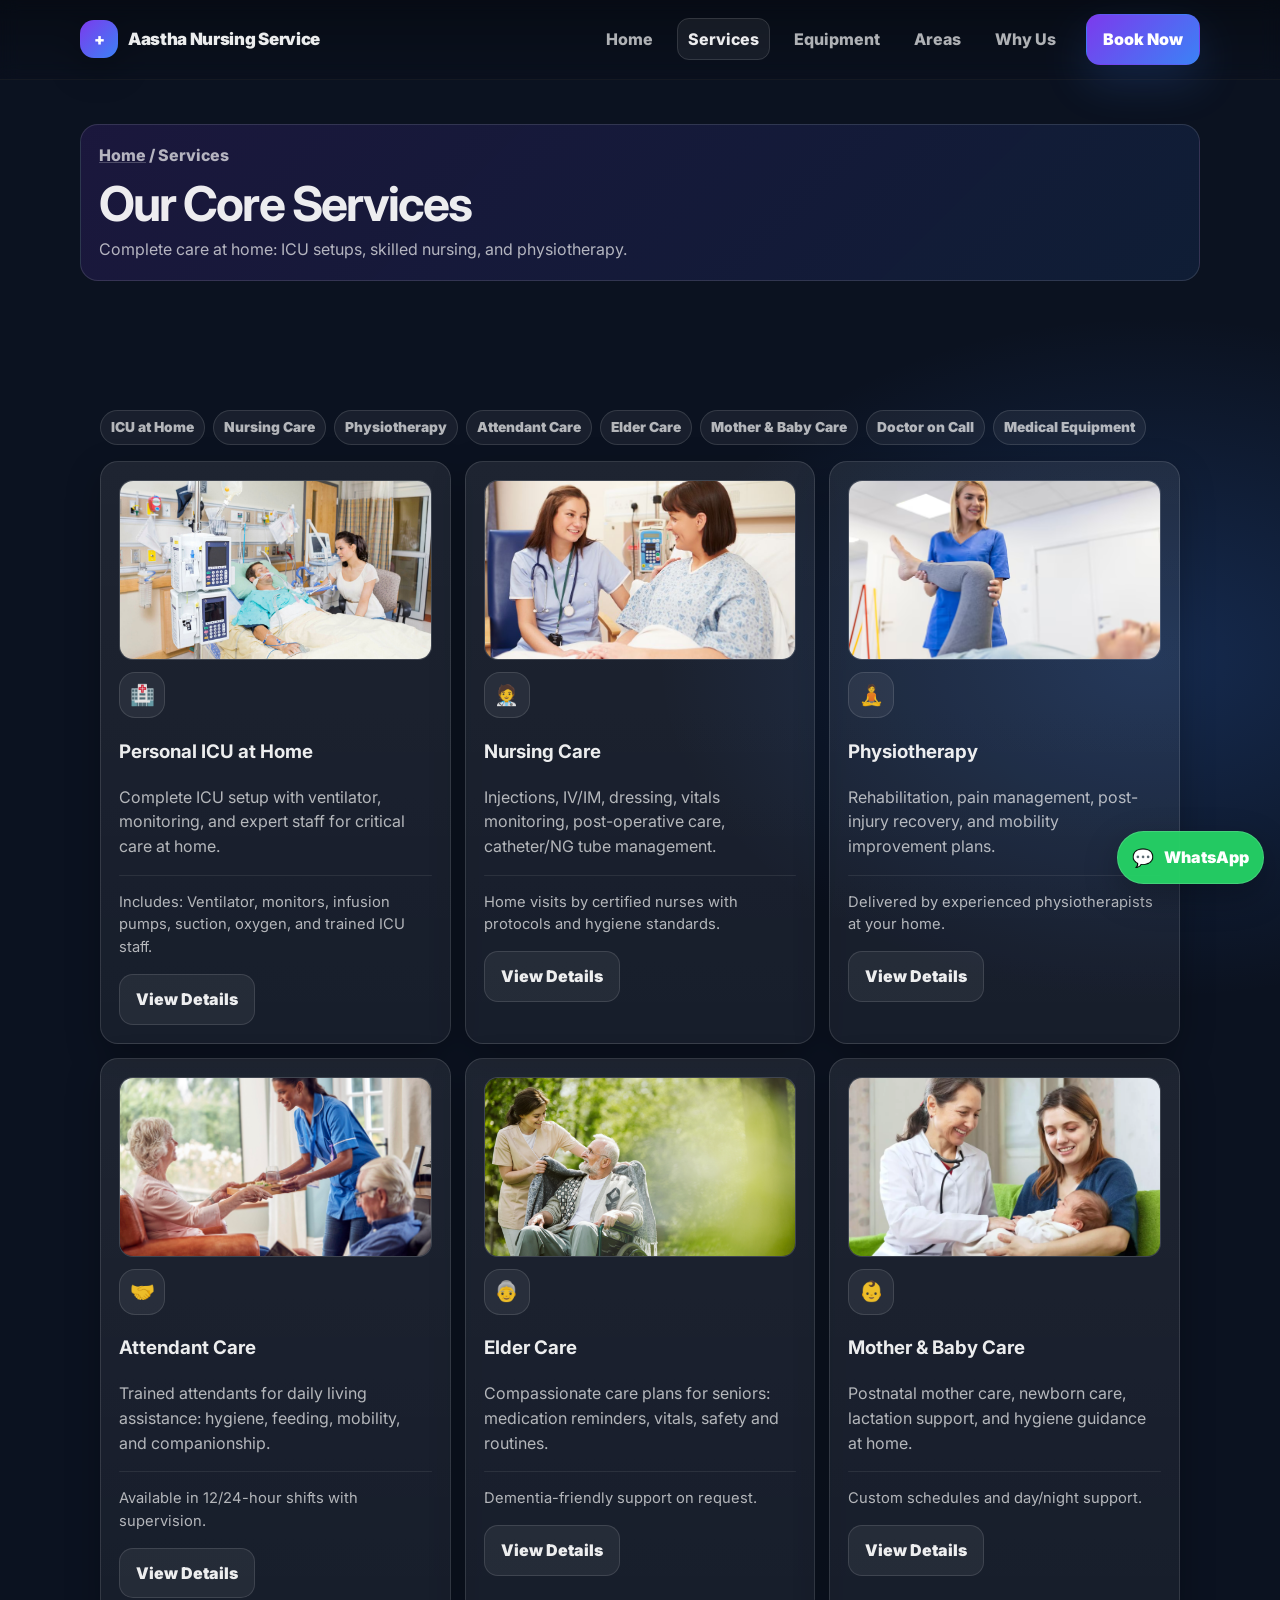
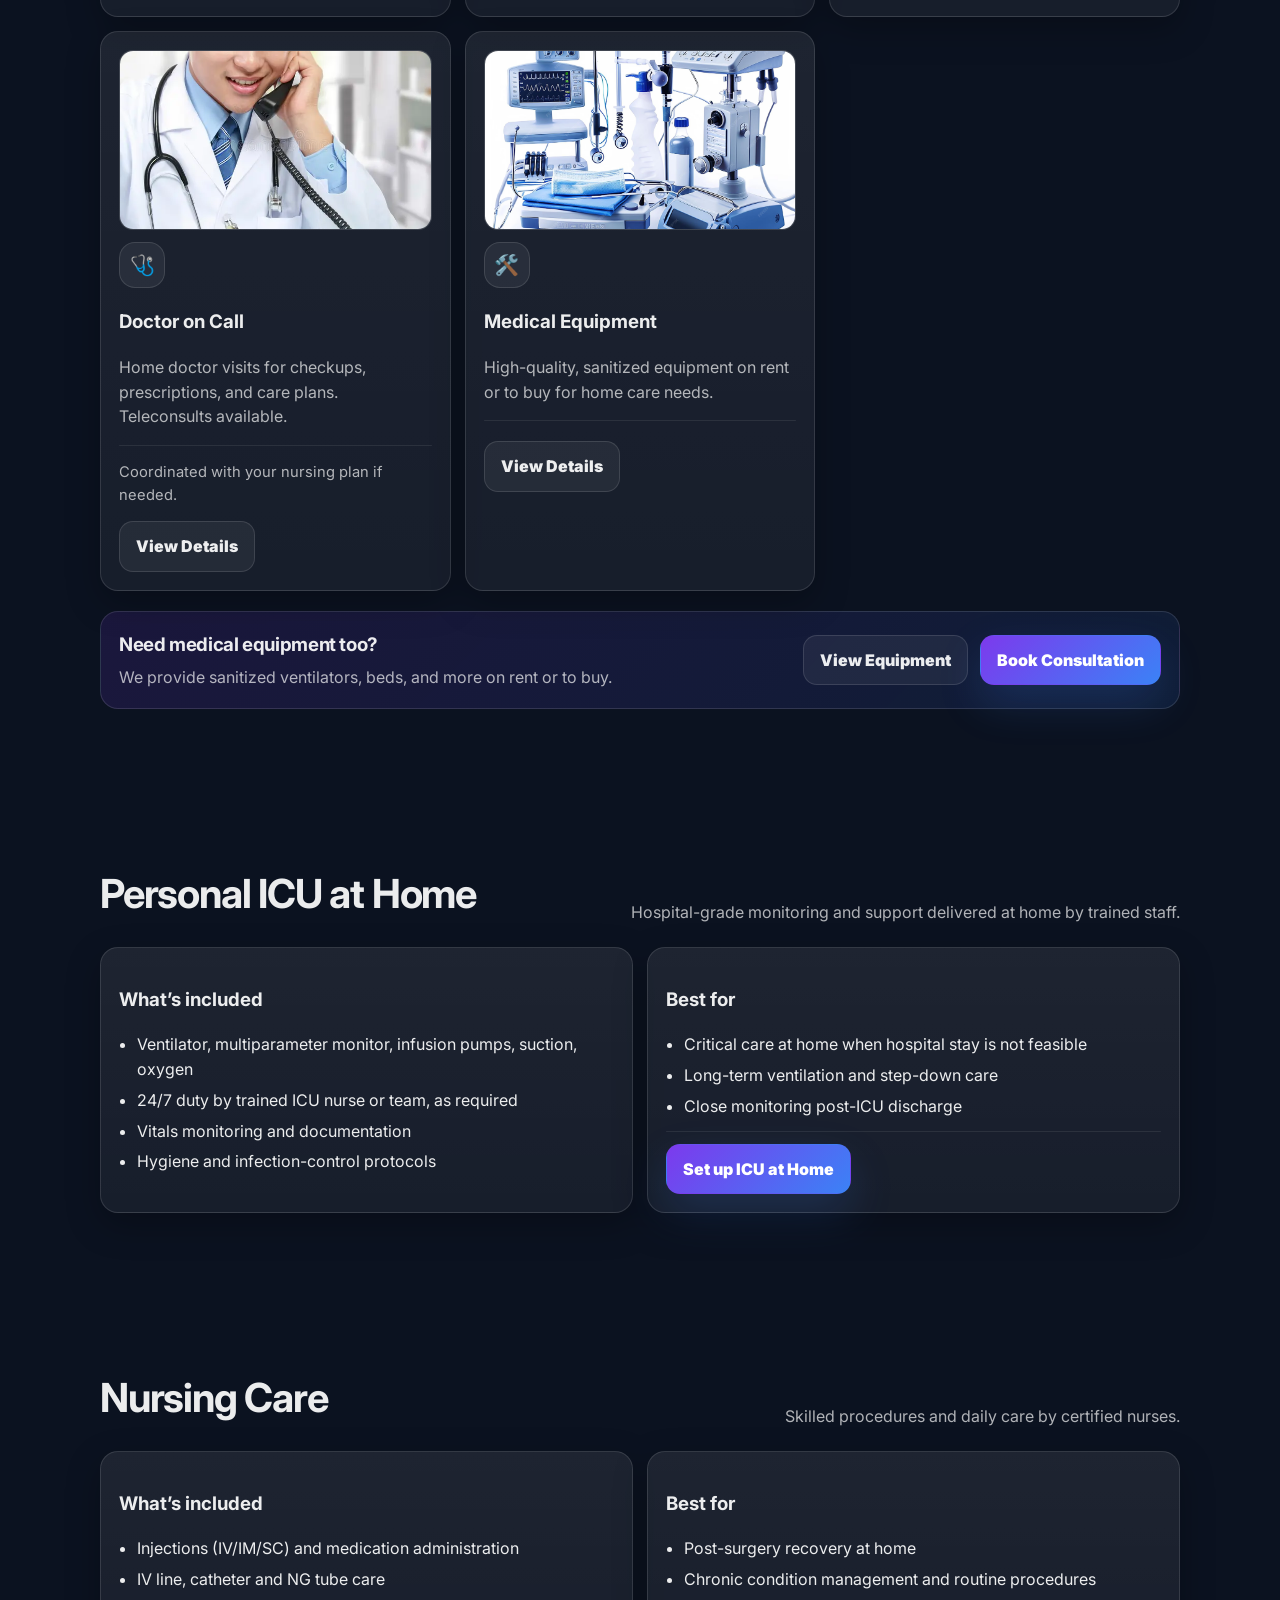
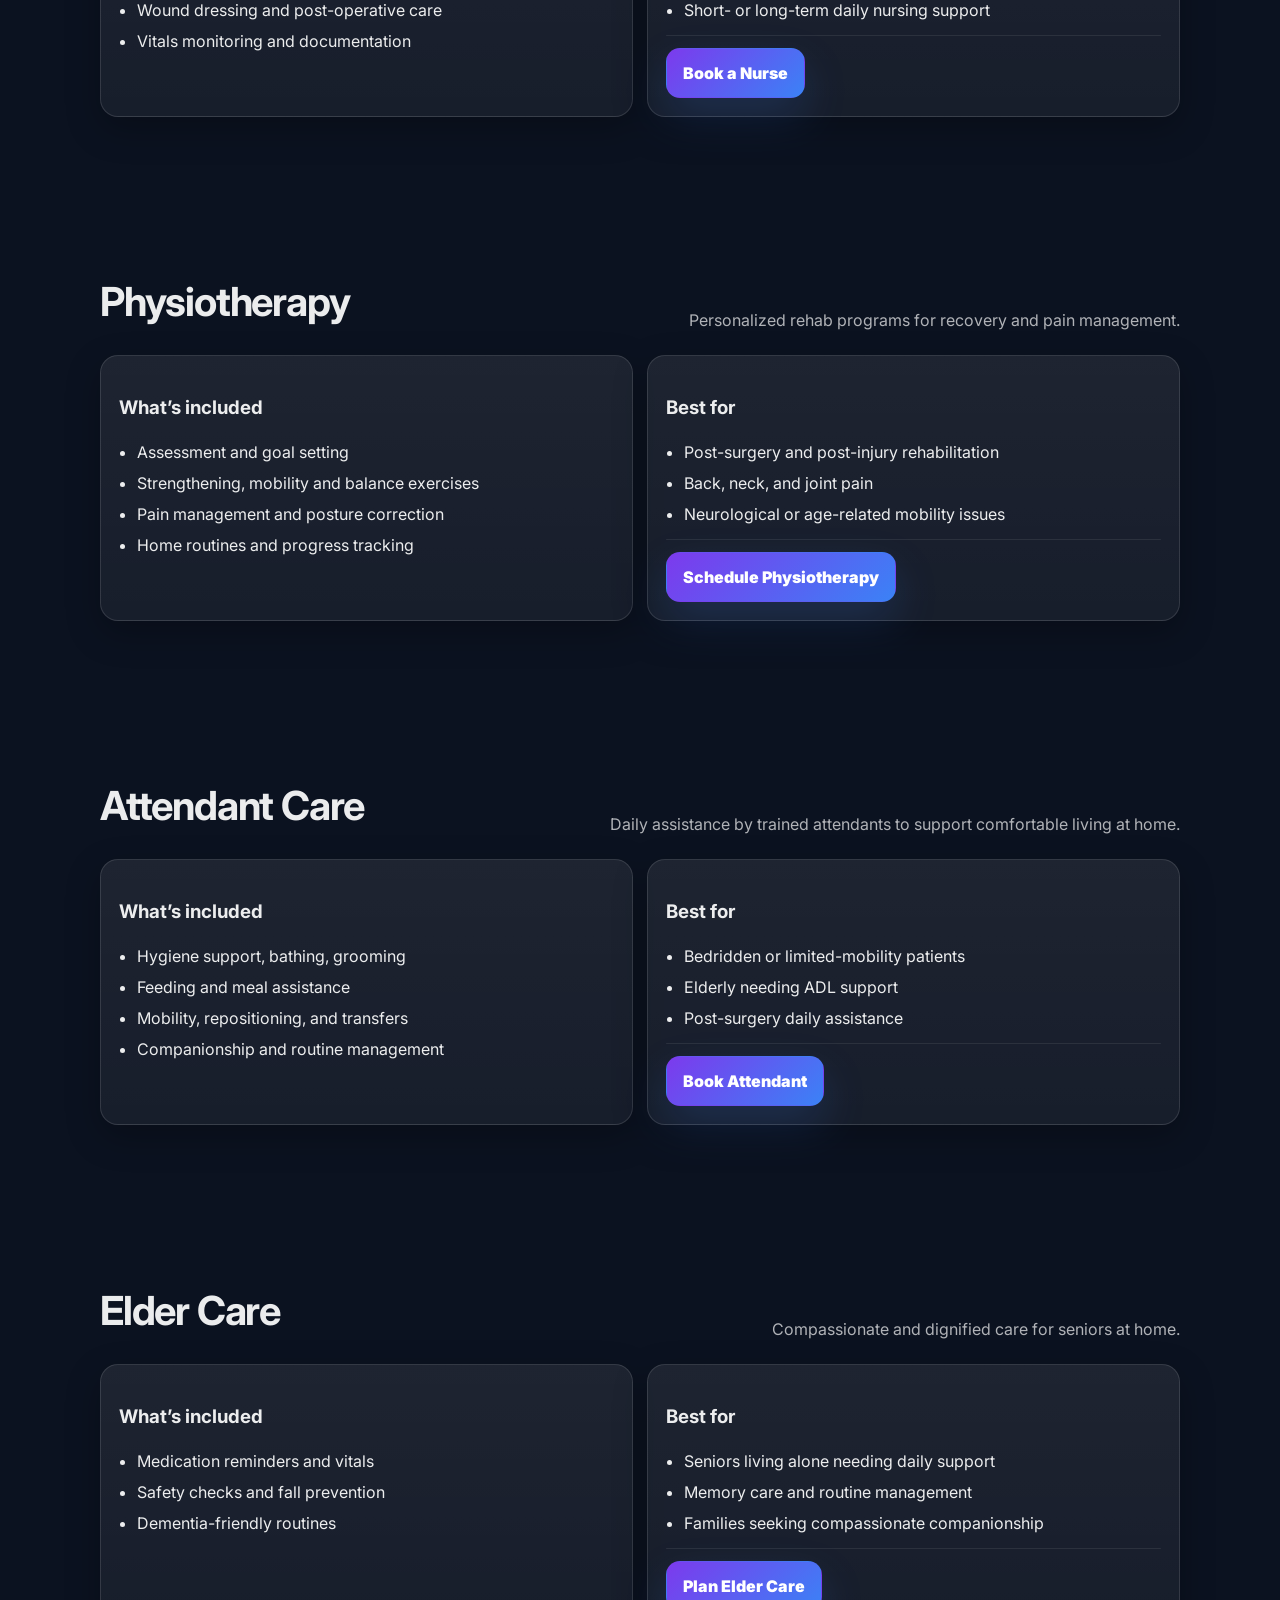
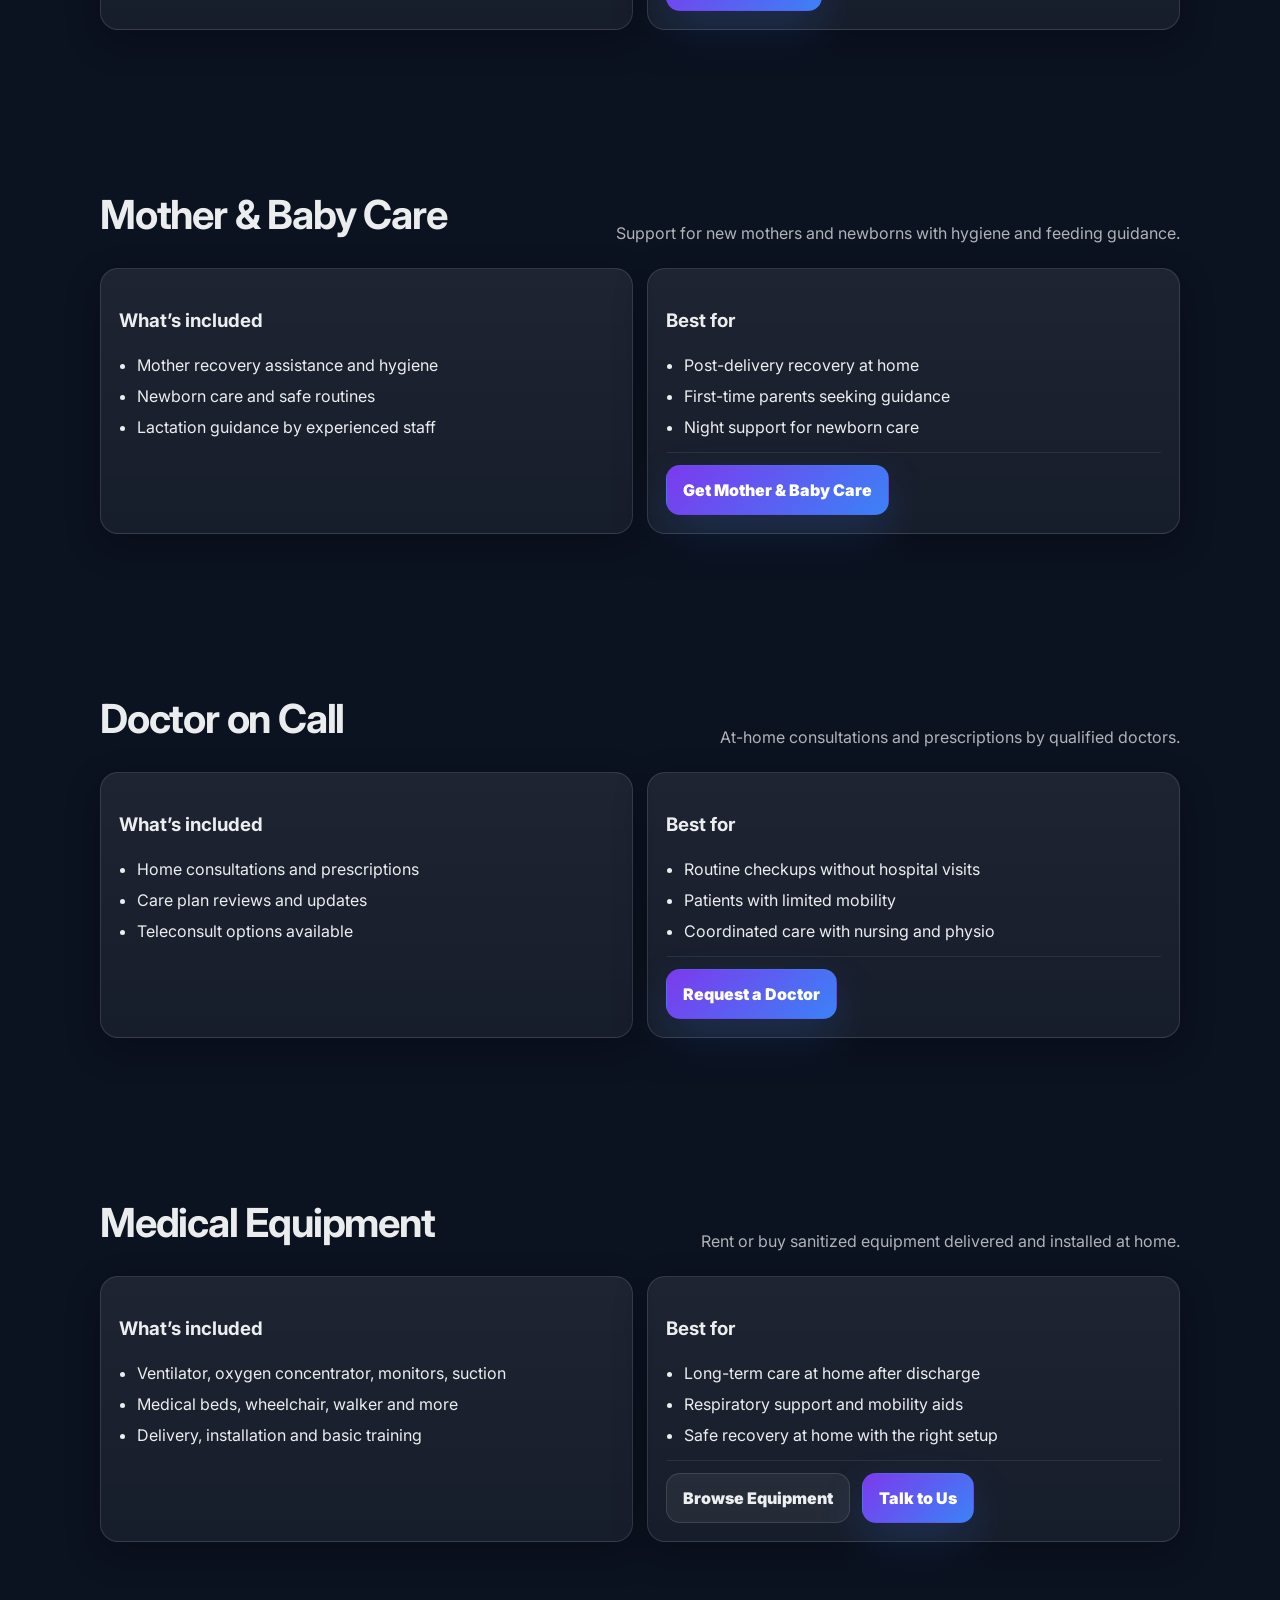
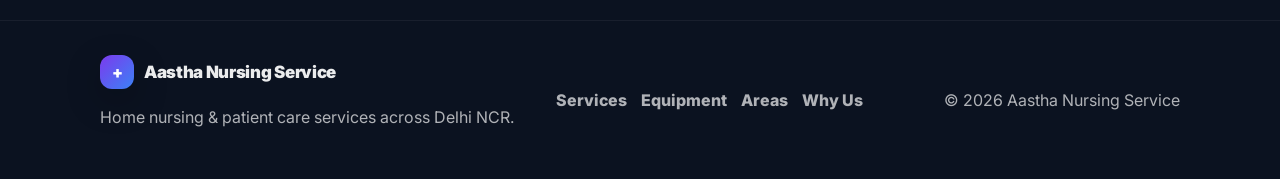
<file: services.html>
<!doctype html>
<html lang="en">
<head>
  <meta charset="UTF-8" />
  <meta name="viewport" content="width=device-width,initial-scale=1" />
  <title>Aastha Nursing Service — Services</title>
  <meta name="description" content="Explore Aastha Nursing Service: personal ICU at home, nursing care, and physiotherapy across Delhi NCR." />
  <link rel="preconnect" href="https://fonts.googleapis.com">
  <link rel="preconnect" href="https://fonts.gstatic.com" crossorigin>
  <link href="https://fonts.googleapis.com/css2?family=Inter:wght@400;500;600;700;800&display=swap" rel="stylesheet">
  <link rel="stylesheet" href="./styles.css" />
</head>
<body>

  <!-- WhatsApp Floating Button -->
  <a class="fab" id="waFab" href="#" target="_blank" rel="noreferrer" aria-label="Chat on WhatsApp">
    <span class="fab__icon" aria-hidden="true">💬</span>
    <span class="fab__text">WhatsApp</span>
  </a>

  <!-- Header -->
  <header class="header" id="top">
    <div class="container header__inner">
      <a class="brand" href="index.html" aria-label="Aastha Nursing Service home">
        <span class="brand__mark" aria-hidden="true">+</span>
        <span class="brand__name">Aastha Nursing Service</span>
      </a>

      <nav class="nav" aria-label="Primary navigation">
        <button class="icon-btn nav__toggle" id="navToggle" aria-label="Open menu" aria-expanded="false" aria-controls="navMenu">
          <span class="hamburger" aria-hidden="true"></span>
        </button>

        <ul class="nav__menu" id="navMenu">
          <li><a class="nav__link" href="index.html">Home</a></li>
          <li><a class="nav__link" href="services.html">Services</a></li>
          <li><a class="nav__link" href="equipment.html">Equipment</a></li>
          <li><a class="nav__link" href="areas.html">Areas</a></li>
          <li><a class="nav__link" href="why-us.html">Why Us</a></li>
          <li class="nav__cta"><a class="btn btn--primary" href="contact.html">Book Now</a></li>
        </ul>
      </nav>
    </div>
  </header>

  <main>
    <section class="page-hero">
      <div class="container page-hero__box">
        <p class="breadcrumbs"><a href="index.html">Home</a> / Services</p>
        <h1 class="page-title">Our Core Services</h1>
        <p class="page-sub">Complete care at home: ICU setups, skilled nursing, and physiotherapy.</p>
      </div>
    </section>

    <section class="section">
      <div class="container">
        <div class="chips">
          <a class="chip" href="#icu">ICU at Home</a>
          <a class="chip" href="#nursing">Nursing Care</a>
          <a class="chip" href="#physio">Physiotherapy</a>
          <a class="chip" href="#attendant">Attendant Care</a>
          <a class="chip" href="#elder">Elder Care</a>
          <a class="chip" href="#motherbaby">Mother & Baby Care</a>
          <a class="chip" href="#doctor">Doctor on Call</a>
          <a class="chip" href="#equipment">Medical Equipment</a>
        </div>
        <div class="grid three">
          <div class="card pad">
            <img class="card__img" src="assets/setup-icu-at-home.jpg" alt="ICU setup at home" loading="lazy" />
            <div class="icon" aria-hidden="true">🏥</div>
            <h3>Personal ICU at Home</h3>
            <p class="muted">Complete ICU setup with ventilator, monitoring, and expert staff for critical care at home.</p>
            <div class="divider"></div>
            <p class="small muted">Includes: Ventilator, monitors, infusion pumps, suction, oxygen, and trained ICU staff.</p>
            <a class="btn btn--ghost" href="#icu">View Details</a>
          </div>

          <div class="card pad">
            <img class="card__img" src="assets/nursing-care.jpg" alt="Nurse providing care at home" loading="lazy" />
            <div class="icon" aria-hidden="true">🧑‍⚕️</div>
            <h3>Nursing Care</h3>
            <p class="muted">Injections, IV/IM, dressing, vitals monitoring, post-operative care, catheter/NG tube management.</p>
            <div class="divider"></div>
            <p class="small muted">Home visits by certified nurses with protocols and hygiene standards.</p>
            <a class="btn btn--ghost" href="#nursing">View Details</a>
          </div>

          <div class="card pad">
            <img class="card__img" src="assets/physiotherapy.avif" alt="Physiotherapy at home" loading="lazy" />
            <div class="icon" aria-hidden="true">🧘</div>
            <h3>Physiotherapy</h3>
            <p class="muted">Rehabilitation, pain management, post-injury recovery, and mobility improvement plans.</p>
            <div class="divider"></div>
            <p class="small muted">Delivered by experienced physiotherapists at your home.</p>
            <a class="btn btn--ghost" href="#physio">View Details</a>
          </div>

          <div class="card pad">
            <img class="card__img" src="assets/attendant.jpg" alt="Attendant care" loading="lazy" />
            <div class="icon" aria-hidden="true">🤝</div>
            <h3>Attendant Care</h3>
            <p class="muted">Trained attendants for daily living assistance: hygiene, feeding, mobility, and companionship.</p>
            <div class="divider"></div>
            <p class="small muted">Available in 12/24-hour shifts with supervision.</p>
            <a class="btn btn--ghost" href="#attendant">View Details</a>
          </div>

          <div class="card pad">
            <img class="card__img" src="assets/elder-care.jpg" alt="Elder care at home" loading="lazy" />
            <div class="icon" aria-hidden="true">👵</div>
            <h3>Elder Care</h3>
            <p class="muted">Compassionate care plans for seniors: medication reminders, vitals, safety and routines.</p>
            <div class="divider"></div>
            <p class="small muted">Dementia-friendly support on request.</p>
            <a class="btn btn--ghost" href="#elder">View Details</a>
          </div>

          <div class="card pad">
            <img class="card__img" src="assets/mother-and-baby.webp" alt="Mother and baby care" loading="lazy" />
            <div class="icon" aria-hidden="true">👶</div>
            <h3>Mother & Baby Care</h3>
            <p class="muted">Postnatal mother care, newborn care, lactation support, and hygiene guidance at home.</p>
            <div class="divider"></div>
            <p class="small muted">Custom schedules and day/night support.</p>
            <a class="btn btn--ghost" href="#motherbaby">View Details</a>
          </div>

          <div class="card pad">
            <img class="card__img" src="assets/doctor-on-call.webp" alt="Doctor on call" loading="lazy" />
            <div class="icon" aria-hidden="true">🩺</div>
            <h3>Doctor on Call</h3>
            <p class="muted">Home doctor visits for checkups, prescriptions, and care plans. Teleconsults available.</p>
            <div class="divider"></div>
            <p class="small muted">Coordinated with your nursing plan if needed.</p>
            <a class="btn btn--ghost" href="#doctor">View Details</a>
          </div>

          <div class="card pad">
            <img class="card__img" src="assets/medical-equipment.avif" alt="Medical equipment buy or rent" loading="lazy" />
            <div class="icon" aria-hidden="true">🛠️</div>
            <h3>Medical Equipment</h3>
            <p class="muted">High-quality, sanitized equipment on rent or to buy for home care needs.</p>
            <div class="divider"></div>
            <a class="btn btn--ghost" href="#equipment" style="margin-top:8px;">View Details</a>
          </div>
        </div>
        <div class="callout" style="margin-top:20px;">
          <div>
            <h3>Need medical equipment too?</h3>
            <p class="muted">We provide sanitized ventilators, beds, and more on rent or to buy.</p>
          </div>
          <div class="callout__actions">
            <a class="btn btn--ghost" href="equipment.html">View Equipment</a>
            <a class="btn btn--primary" href="contact.html">Book Consultation</a>
          </div>
        </div>
      </div>
    </section>

    <section class="section">
      <div class="container">
        <div id="icu" class="anchor"></div>
        <div class="section__head">
          <h2>Personal ICU at Home</h2>
          <p>Hospital-grade monitoring and support delivered at home by trained staff.</p>
        </div>
        <div class="grid two">
          <div class="card pad">
            <h3>What’s included</h3>
            <ul class="list">
              <li>Ventilator, multiparameter monitor, infusion pumps, suction, oxygen</li>
              <li>24/7 duty by trained ICU nurse or team, as required</li>
              <li>Vitals monitoring and documentation</li>
              <li>Hygiene and infection-control protocols</li>
            </ul>
          </div>
          <div class="card pad">
            <h3>Best for</h3>
            <ul class="list">
              <li>Critical care at home when hospital stay is not feasible</li>
              <li>Long-term ventilation and step-down care</li>
              <li>Close monitoring post-ICU discharge</li>
            </ul>
            <div class="divider"></div>
            <a class="btn btn--primary" href="contact.html">Set up ICU at Home</a>
          </div>
        </div>
      </div>
    </section>

    <section class="section">
      <div class="container">
        <div id="nursing" class="anchor"></div>
        <div class="section__head">
          <h2>Nursing Care</h2>
          <p>Skilled procedures and daily care by certified nurses.</p>
        </div>
        <div class="grid two">
          <div class="card pad">
            <h3>What’s included</h3>
            <ul class="list">
              <li>Injections (IV/IM/SC) and medication administration</li>
              <li>IV line, catheter and NG tube care</li>
              <li>Wound dressing and post-operative care</li>
              <li>Vitals monitoring and documentation</li>
            </ul>
          </div>
          <div class="card pad">
            <h3>Best for</h3>
            <ul class="list">
              <li>Post-surgery recovery at home</li>
              <li>Chronic condition management and routine procedures</li>
              <li>Short- or long-term daily nursing support</li>
            </ul>
            <div class="divider"></div>
            <a class="btn btn--primary" href="contact.html">Book a Nurse</a>
          </div>
        </div>
      </div>
    </section>
 
    <section class="section">
      <div class="container">
        <div id="physio" class="anchor"></div>
        <div class="section__head">
          <h2>Physiotherapy</h2>
          <p>Personalized rehab programs for recovery and pain management.</p>
        </div>
        <div class="grid two">
          <div class="card pad">
            <h3>What’s included</h3>
            <ul class="list">
              <li>Assessment and goal setting</li>
              <li>Strengthening, mobility and balance exercises</li>
              <li>Pain management and posture correction</li>
              <li>Home routines and progress tracking</li>
            </ul>
          </div>
          <div class="card pad">
            <h3>Best for</h3>
            <ul class="list">
              <li>Post-surgery and post-injury rehabilitation</li>
              <li>Back, neck, and joint pain</li>
              <li>Neurological or age-related mobility issues</li>
            </ul>
            <div class="divider"></div>
            <a class="btn btn--primary" href="contact.html">Schedule Physiotherapy</a>
          </div>
        </div>
      </div>
    </section>

    <section class="section">
      <div class="container">
        <div id="attendant" class="anchor"></div>
        <div class="section__head">
          <h2>Attendant Care</h2>
          <p>Daily assistance by trained attendants to support comfortable living at home.</p>
        </div>
        <div class="grid two">
          <div class="card pad">
            <h3>What’s included</h3>
            <ul class="list">
              <li>Hygiene support, bathing, grooming</li>
              <li>Feeding and meal assistance</li>
              <li>Mobility, repositioning, and transfers</li>
              <li>Companionship and routine management</li>
            </ul>
          </div>
          <div class="card pad">
            <h3>Best for</h3>
            <ul class="list">
              <li>Bedridden or limited-mobility patients</li>
              <li>Elderly needing ADL support</li>
              <li>Post-surgery daily assistance</li>
            </ul>
            <div class="divider"></div>
            <a class="btn btn--primary" href="contact.html">Book Attendant</a>
          </div>
        </div>
      </div>
    </section>

    <section class="section">
      <div class="container">
        <div id="elder" class="anchor"></div>
        <div class="section__head">
          <h2>Elder Care</h2>
          <p>Compassionate and dignified care for seniors at home.</p>
        </div>
        <div class="grid two">
          <div class="card pad">
            <h3>What’s included</h3>
            <ul class="list">
              <li>Medication reminders and vitals</li>
              <li>Safety checks and fall prevention</li>
              <li>Dementia-friendly routines</li>
            </ul>
          </div>
          <div class="card pad">
            <h3>Best for</h3>
            <ul class="list">
              <li>Seniors living alone needing daily support</li>
              <li>Memory care and routine management</li>
              <li>Families seeking compassionate companionship</li>
            </ul>
            <div class="divider"></div>
            <a class="btn btn--primary" href="contact.html">Plan Elder Care</a>
          </div>
        </div>
      </div>
    </section>

    <section class="section">
      <div class="container">
        <div id="motherbaby" class="anchor"></div>
        <div class="section__head">
          <h2>Mother & Baby Care</h2>
          <p>Support for new mothers and newborns with hygiene and feeding guidance.</p>
        </div>
        <div class="grid two">
          <div class="card pad">
            <h3>What’s included</h3>
            <ul class="list">
              <li>Mother recovery assistance and hygiene</li>
              <li>Newborn care and safe routines</li>
              <li>Lactation guidance by experienced staff</li>
            </ul>
          </div>
          <div class="card pad">
            <h3>Best for</h3>
            <ul class="list">
              <li>Post-delivery recovery at home</li>
              <li>First-time parents seeking guidance</li>
              <li>Night support for newborn care</li>
            </ul>
            <div class="divider"></div>
            <a class="btn btn--primary" href="contact.html">Get Mother & Baby Care</a>
          </div>
        </div>
      </div>
    </section>

    <section class="section">
      <div class="container">
        <div id="doctor" class="anchor"></div>
        <div class="section__head">
          <h2>Doctor on Call</h2>
          <p>At-home consultations and prescriptions by qualified doctors.</p>
        </div>
        <div class="grid two">
          <div class="card pad">
            <h3>What’s included</h3>
            <ul class="list">
              <li>Home consultations and prescriptions</li>
              <li>Care plan reviews and updates</li>
              <li>Teleconsult options available</li>
            </ul>
          </div>
          <div class="card pad">
            <h3>Best for</h3>
            <ul class="list">
              <li>Routine checkups without hospital visits</li>
              <li>Patients with limited mobility</li>
              <li>Coordinated care with nursing and physio</li>
            </ul>
            <div class="divider"></div>
            <a class="btn btn--primary" href="contact.html">Request a Doctor</a>
          </div>
        </div>
      </div>
    </section>

    <section class="section">
      <div class="container">
        <div id="equipment" class="anchor"></div>
        <div class="section__head">
          <h2>Medical Equipment</h2>
          <p>Rent or buy sanitized equipment delivered and installed at home.</p>
        </div>
        <div class="grid two">
          <div class="card pad">
            <h3>What’s included</h3>
            <ul class="list">
              <li>Ventilator, oxygen concentrator, monitors, suction</li>
              <li>Medical beds, wheelchair, walker and more</li>
              <li>Delivery, installation and basic training</li>
            </ul>
          </div>
          <div class="card pad">
            <h3>Best for</h3>
            <ul class="list">
              <li>Long-term care at home after discharge</li>
              <li>Respiratory support and mobility aids</li>
              <li>Safe recovery at home with the right setup</li>
            </ul>
            <div class="divider"></div>
            <a class="btn btn--ghost" href="equipment.html">Browse Equipment</a>
            <a class="btn btn--primary" href="contact.html" style="margin-left:8px;">Talk to Us</a>
          </div>
        </div>
      </div>
    </section>
  </main>

  <!-- Footer -->
  <footer class="footer">
    <div class="container footer__inner">
      <div>
        <div class="brand brand--footer"><span class="brand__mark" aria-hidden="true">+</span><span class="brand__name">Aastha Nursing Service</span></div>
        <p class="muted">Home nursing & patient care services across Delhi NCR.</p>
      </div>

      <div class="footer__links">
        <a href="services.html">Services</a><a href="equipment.html">Equipment</a><a href="areas.html">Areas</a><a href="why-us.html">Why Us</a>
      </div>

      <div class="footer__meta muted">
        © <span id="year"></span> Aastha Nursing Service
      </div>
    </div>
  </footer>

  <script src="./script.js" defer></script>
</body>
</html>
</file>
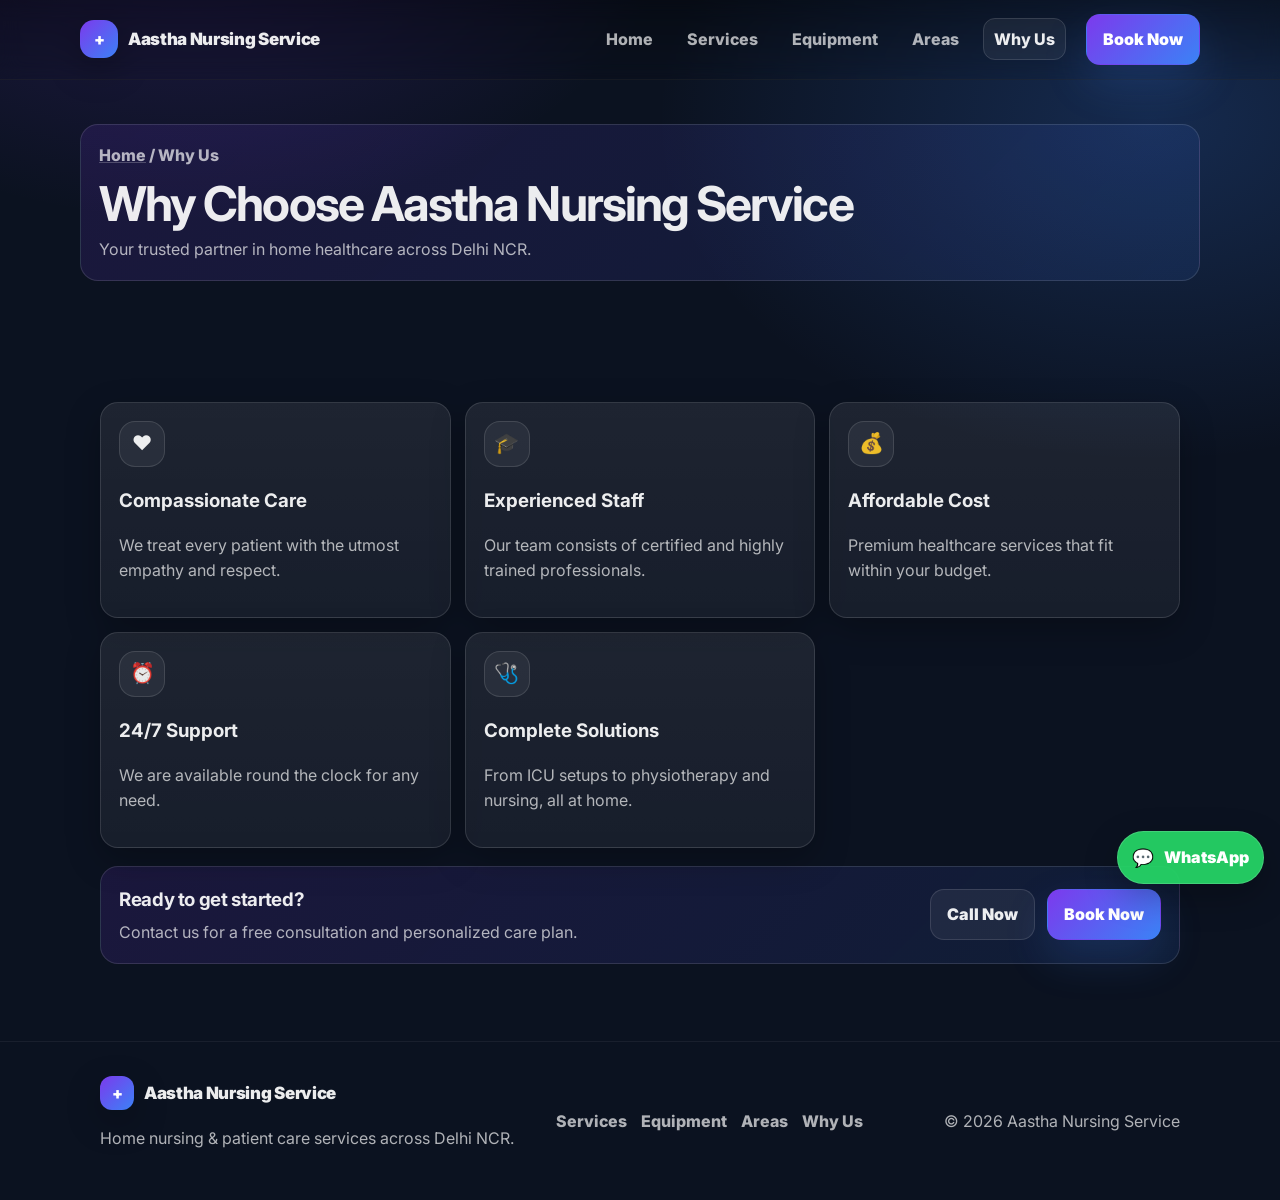
<file: why-us.html>
<!doctype html>
<html lang="en">
<head>
  <meta charset="UTF-8" />
  <meta name="viewport" content="width=device-width,initial-scale=1" />
  <title>Why Us — Aastha Nursing Service</title>
  <meta name="description" content="Why choose Aastha Nursing Service: compassionate care, experienced staff, affordable cost, and 24/7 support." />
  <link rel="preconnect" href="https://fonts.googleapis.com">
  <link rel="preconnect" href="https://fonts.gstatic.com" crossorigin>
  <link href="https://fonts.googleapis.com/css2?family=Inter:wght@400;500;600;700;800&display=swap" rel="stylesheet">
  <link rel="stylesheet" href="./styles.css" />
</head>
<body>
  <a class="fab" id="waFab" href="#" target="_blank" rel="noreferrer" aria-label="Chat on WhatsApp">
    <span class="fab__icon" aria-hidden="true">💬</span><span class="fab__text">WhatsApp</span>
  </a>

  <header class="header">
    <div class="container header__inner">
      <a class="brand" href="index.html"><span class="brand__mark">+</span><span class="brand__name">Aastha Nursing Service</span></a>
      <nav class="nav" aria-label="Primary navigation">
        <button class="icon-btn nav__toggle" id="navToggle" aria-label="Open menu" aria-expanded="false" aria-controls="navMenu">
          <span class="hamburger" aria-hidden="true"></span>
        </button>
        <ul class="nav__menu" id="navMenu">
          <li><a class="nav__link" href="index.html">Home</a></li>
          <li><a class="nav__link" href="services.html">Services</a></li>
          <li><a class="nav__link" href="equipment.html">Equipment</a></li>
          <li><a class="nav__link" href="areas.html">Areas</a></li>
          <li><a class="nav__link" href="why-us.html">Why Us</a></li>
          <li class="nav__cta"><a class="btn btn--primary" href="contact.html">Book Now</a></li>
        </ul>
      </nav>
    </div>
  </header>

  <main>
    <section class="page-hero">
      <div class="container page-hero__box">
        <p class="breadcrumbs"><a href="index.html">Home</a> / Why Us</p>
        <h1 class="page-title">Why Choose Aastha Nursing Service</h1>
        <p class="page-sub">Your trusted partner in home healthcare across Delhi NCR.</p>
      </div>
    </section>

    <section class="section">
      <div class="container">
        <div class="grid three">
          <div class="card pad">
            <div class="icon" aria-hidden="true">❤️</div>
            <h3>Compassionate Care</h3>
            <p class="muted">We treat every patient with the utmost empathy and respect.</p>
          </div>
          <div class="card pad">
            <div class="icon" aria-hidden="true">🎓</div>
            <h3>Experienced Staff</h3>
            <p class="muted">Our team consists of certified and highly trained professionals.</p>
          </div>
          <div class="card pad">
            <div class="icon" aria-hidden="true">💰</div>
            <h3>Affordable Cost</h3>
            <p class="muted">Premium healthcare services that fit within your budget.</p>
          </div>
          <div class="card pad">
            <div class="icon" aria-hidden="true">⏰</div>
            <h3>24/7 Support</h3>
            <p class="muted">We are available round the clock for any need.</p>
          </div>
          <div class="card pad">
            <div class="icon" aria-hidden="true">🩺</div>
            <h3>Complete Solutions</h3>
            <p class="muted">From ICU setups to physiotherapy and nursing, all at home.</p>
          </div>
        </div>

        <div class="callout">
          <div>
            <h3>Ready to get started?</h3>
            <p class="muted">Contact us for a free consultation and personalized care plan.</p>
          </div>
          <div class="callout__actions">
            <a class="btn btn--ghost" href="tel:+919310626469">Call Now</a>
            <a class="btn btn--primary" href="contact.html">Book Now</a>
          </div>
        </div>
      </div>
    </section>
  </main>

  <footer class="footer">
    <div class="container footer__inner">
      <div>
        <div class="brand brand--footer"><span class="brand__mark">+</span><span class="brand__name">Aastha Nursing Service</span></div>
        <p class="muted">Home nursing & patient care services across Delhi NCR.</p>
      </div>
      <div class="footer__links">
        <a href="services.html">Services</a><a href="equipment.html">Equipment</a><a href="areas.html">Areas</a><a href="why-us.html">Why Us</a>
      </div>
      <div class="footer__meta muted">© <span id="year"></span> Aastha Nursing Service</div>
    </div>
  </footer>

  <script src="./script.js" defer></script>
</body>
</html>
</file>
<file: styles.css>
:root{
  --bg: #0b1220;
  --panel: rgba(255,255,255,.06);
  --panel2: rgba(255,255,255,.04);
  --text: rgba(255,255,255,.92);
  --muted: rgba(255,255,255,.68);
  --border: rgba(255,255,255,.12);

  --blue: #3b82f6;
  --violet: #7c3aed;

  --shadow: 0 18px 60px rgba(0,0,0,.35);
  --shadow2: 0 12px 34px rgba(0,0,0,.25);
  --radius: 18px;
  --ring: 0 0 0 4px rgba(59,130,246,.26);
  --container: 1120px;
  --font: "Inter", system-ui, -apple-system, Segoe UI, Roboto, Helvetica, Arial, sans-serif;
}

:root[data-theme="light"]{
  --bg:#f6f7fb;
  --panel: rgba(10,16,32,.06);
  --panel2: rgba(10,16,32,.04);
  --text: rgba(10,16,32,.92);
  --muted: rgba(10,16,32,.65);
  --border: rgba(10,16,32,.12);
  --shadow: 0 18px 60px rgba(10,16,32,.12);
  --shadow2: 0 12px 34px rgba(10,16,32,.10);
}

*{ box-sizing:border-box; }
html{ scroll-behavior:smooth; }
body{
  margin:0;
  font-family: var(--font);
  color: var(--text);
  background:
    radial-gradient(900px 620px at 15% -10%, rgba(124,58,237,.22), transparent 55%),
    radial-gradient(900px 620px at 90% 10%, rgba(59,130,246,.22), transparent 55%),
    var(--bg);
  line-height:1.55;
  overflow-x:hidden;
}
a{ color: inherit; text-decoration:none; }
.container{
  max-width: var(--container);
  width: 100%;
  margin: 0 auto;
  padding-left: 20px;
  padding-right: 20px;
}
.muted{ color: var(--muted); }
.small{ font-size: .92rem; }
:focus-visible{ outline:none; box-shadow: var(--ring); border-radius: 14px; }

/* Header */
.header{
  position: sticky;
  top:0;
  z-index: 50;
  backdrop-filter: blur(10px);
  background: linear-gradient(to bottom, rgba(0,0,0,.35), rgba(0,0,0,.06));
  border-bottom: 1px solid rgba(255,255,255,.06);
}
:root[data-theme="light"] .header{
  background: linear-gradient(to bottom, rgba(246,247,251,.88), rgba(246,247,251,.50));
  border-bottom-color: rgba(10,16,32,.06);
}
.header__inner{
  display:flex;
  align-items:center;
  justify-content:space-between;
  gap:14px;
  padding: 14px 0;
}

.brand{
  display:flex;
  align-items:center;
  gap:10px;
  font-weight: 900;
  letter-spacing: -.02em;
}
.brand__mark{
  width: 38px;
  height: 38px;
  border-radius: 14px;
  display:grid;
  place-items:center;
  background: linear-gradient(135deg, rgba(124,58,237,1), rgba(59,130,246,1));
  box-shadow: var(--shadow2);
  color:white;
  font-weight: 900;
}
.brand--footer .brand__mark{ width:34px; height:34px; border-radius: 12px; }
.brand__name{ font-size: 1.06rem; }

.nav{ position: relative; }
.nav__toggle{ display:none; }
.nav__menu{
  display:flex;
  align-items:center;
  gap:14px;
  margin:0;
  padding:0;
  list-style:none;
}
.nav__link{
  padding: 10px 10px;
  border-radius: 12px;
  color: var(--muted);
  font-weight: 800;
  transition: background .2s ease, color .2s ease, border-color .2s ease;
}
.nav__link:hover{ background: var(--panel2); color: var(--text); }
.nav__link.active{
  background: var(--panel);
  border: 1px solid var(--border);
  color: var(--text);
}
.nav__cta{ margin-left: 6px; }

.icon-btn{
  width: 44px; height: 44px;
  border-radius: 14px;
  border: 1px solid var(--border);
  background: var(--panel);
  color: var(--text);
  display:grid; place-items:center;
  cursor:pointer;
  transition: background .2s ease, transform .15s ease;
}
.icon-btn:hover{ background: var(--panel2); }
.icon-btn:active{ transform: translateY(1px); }

.hamburger{
  width:22px; height:2px;
  background: var(--text);
  border-radius:999px;
  position:relative;
}
.hamburger::before,.hamburger::after{
  content:"";
  position:absolute; left:0;
  width:22px; height:2px;
  background: var(--text);
  border-radius:999px;
  transition: transform .2s ease, top .2s ease;
}
.hamburger::before{ top:-7px; }
.hamburger::after{ top: 7px; }
.nav-open .hamburger{ background: transparent; }
.nav-open .hamburger::before{ top:0; transform: rotate(45deg); }
.nav-open .hamburger::after{ top:0; transform: rotate(-45deg); }

/* Buttons */
.btn{
  display:inline-flex;
  align-items:center;
  justify-content:center;
  padding: 12px 16px;
  border-radius: 14px;
  font-weight: 900;
  border: 1px solid transparent;
  cursor:pointer;
  transition: transform .15s ease, background .2s ease, box-shadow .2s ease, border-color .2s ease;
}
.btn:active{ transform: translateY(1px); }
.btn--lg{ padding: 13px 18px; border-radius: 16px; }

.btn--primary{
  background: linear-gradient(135deg, rgba(124,58,237,1), rgba(59,130,246,1));
  color:white;
  box-shadow: 0 18px 44px rgba(59,130,246,.18);
}
.btn--primary:hover{ box-shadow: 0 22px 54px rgba(124,58,237,.20); }

.btn--ghost{
  background: var(--panel);
  border-color: var(--border);
  color: var(--text);
}
.btn--ghost:hover{ background: var(--panel2); }

/* Sections + Cards */
.section{ padding: clamp(58px, 6vw, 86px) 0; }
.section__head{
  display:flex;
  align-items:flex-end;
  justify-content:space-between;
  gap:14px;
  margin-bottom: 22px;
}
.section__head h2{
  margin:0;
  font-size: clamp(26px, 3.2vw, 40px);
  letter-spacing: -.03em;
}
.section__head p{ margin:0; color: var(--muted); max-width: 58ch; }

.grid{ display:grid; gap: 14px; }
.grid.two{ grid-template-columns: 1fr 1fr; }
.grid.three{ grid-template-columns: repeat(3, 1fr); }
.grid.four{ grid-template-columns: repeat(4, 1fr); }
.grid.five{ grid-template-columns: repeat(5, 1fr); }

.card{
  background: linear-gradient(to bottom, rgba(255,255,255,.08), rgba(255,255,255,.05));
  border: 1px solid var(--border);
  border-radius: var(--radius);
  box-shadow: var(--shadow2);
}
:root[data-theme="light"] .card{
  background: linear-gradient(to bottom, rgba(10,16,32,.05), rgba(10,16,32,.03));
}
.pad{ padding: 18px; }

.divider{
  height:1px;
  background: rgba(255,255,255,.08);
  border-radius: 999px;
  margin: 12px 0;
}

/* Hero */
.hero{ padding: clamp(26px, 3.6vw, 44px) 0; }
.hero__grid{
  display:grid;
  grid-template-columns: 1.1fr .9fr;
  gap: clamp(16px, 3vw, 34px);
  align-items:center;
}
.pill{
  display:inline-flex;
  align-items:center;
  gap:10px;
  padding: 8px 12px;
  border-radius: 999px;
  border: 1px solid var(--border);
  background: var(--panel);
  color: var(--muted);
  margin:0 0 14px;
  font-weight: 800;
}
.pill__dot{
  width: 10px; height: 10px;
  border-radius: 999px;
  background: rgba(59,130,246,1);
  box-shadow: 0 0 0 6px rgba(59,130,246,.12);
}
.hero__title{
  margin:0 0 8px;
  font-size: clamp(34px, 4.8vw, 56px);
  letter-spacing: -.04em;
  line-height: 1.06;
}
.hero__sub{
  margin:0 0 18px;
  color: var(--muted);
  font-size: 1.05rem;
}
.hero__actions{ display:flex; gap: 12px; flex-wrap: wrap; margin-bottom: 16px; }

.hero__meta{
  display:grid;
  grid-template-columns: repeat(3, 1fr);
  gap: 10px;
}
.meta{
  padding: 12px 14px;
  border-radius: 16px;
  border: 1px solid var(--border);
  background: var(--panel2);
}
.meta__k{ color: var(--muted); font-weight: 800; font-size:.85rem; }
.meta__v{ font-weight: 900; }

/* Hero card */
.card__head{
  display:flex;
  justify-content:space-between;
  align-items:center;
  padding: 14px 16px;
  border-bottom: 1px solid var(--border);
}
.badge{ font-weight: 900; }
.chip{
  padding: 6px 10px;
  border-radius: 999px;
  border: 1px solid var(--border);
  background: var(--panel);
  color: var(--muted);
  font-weight: 900;
  font-size: .86rem;
}
.card__body{ padding: 16px; display:grid; gap: 12px; }

.mini{
  display:flex;
  align-items:center;
  gap:12px;
  padding: 12px;
  border-radius: 16px;
  border: 1px solid var(--border);
  background: var(--panel2);
}
.mini__icon{
  width: 42px; height: 42px;
  border-radius: 16px;
  display:grid; place-items:center;
  border: 1px solid var(--border);
  background: rgba(255,255,255,.06);
  font-size: 1.2rem;
}
.mini__title{ font-weight: 900; }
.mini__text{ color: var(--muted); font-weight: 700; font-size: .95rem; }

.icon{
  width: 46px; height: 46px;
  border-radius: 16px;
  display:grid; place-items:center;
  border: 1px solid var(--border);
  background: rgba(255,255,255,.06);
  font-size: 1.25rem;
  margin-bottom: 10px;
}

.pillcard{
  padding: 14px 14px;
  border-radius: 999px;
  border: 1px solid var(--border);
  background: var(--panel);
  text-align:center;
  font-weight: 900;
  color: var(--muted);
}

.callout{
  margin-top: 18px;
  padding: 18px;
  border-radius: var(--radius);
  border: 1px solid var(--border);
  background: linear-gradient(135deg, rgba(124,58,237,.14), rgba(59,130,246,.10));
  display:flex;
  align-items:center;
  justify-content:space-between;
  gap: 14px;
}
.callout h3{ margin:0 0 6px; letter-spacing:-.02em; }
.callout p{ margin:0; }
.callout__actions{ display:flex; gap: 12px; flex-wrap: wrap; }

.contact{
  display:grid;
  gap: 10px;
  margin-top: 12px;
}
.contact__item{
  padding: 10px 12px;
  border-radius: 14px;
  border: 1px solid var(--border);
  background: var(--panel2);
  font-weight: 800;
  color: var(--muted);
}
.contact__item:hover{ background: var(--panel); color: var(--text); }

.link{ color: rgba(59,130,246,1); font-weight: 900; }
.link:hover{ text-decoration: underline; }

/* Form */
.form label{ display:grid; gap: 8px; font-weight: 900; }
.row{ display:grid; grid-template-columns: 1fr 1fr; gap: 12px; }
input, select, textarea{
  padding: 12px 12px;
  border-radius: 14px;
  border: 1px solid var(--border);
  background: rgba(255,255,255,.06);
  color: var(--text);
  font: inherit;
}
:root[data-theme="light"] input,
:root[data-theme="light"] select,
:root[data-theme="light"] textarea{ background: rgba(10,16,32,.03); }

.err{ min-height: 18px; color: #ef4444; font-weight: 900; font-size: .86rem; }

.chips{ display:flex; flex-wrap:wrap; gap: 8px; margin: 8px 0 16px; }
.chips .chip{ text-decoration:none; }
.anchor{ scroll-margin-top: 92px; }
.list{ margin: 8px 0 0; padding-left: 18px; }
.list li{ margin: 6px 0; }

/* Service images in cards */
.card__img{
  width: 100%;
  height: clamp(140px, 22vw, 180px);
  object-fit: cover;
  border-radius: 14px;
  border: 1px solid var(--border);
  background: var(--panel2);
  display:block;
  margin-bottom: 12px;
}

/* Footer */
.footer{
  padding: 34px 0;
  border-top: 1px solid rgba(255,255,255,.06);
}
.footer__inner{
  display:grid;
  grid-template-columns: 1.2fr 1fr .8fr;
  gap: 18px;
  align-items:center;
}
.footer__links{
  display:flex;
  gap: 14px;
  justify-content:center;
  flex-wrap: wrap;
}
.footer__links a{ color: var(--muted); font-weight: 800; }
.footer__links a:hover{ color: var(--text); }
.footer__meta{ text-align:right; }

/* WhatsApp FAB */
.fab{
  position: fixed;
  right: calc(16px + env(safe-area-inset-right, 0px));
  bottom: calc(16px + env(safe-area-inset-bottom, 0px));
  z-index: 1200;
  display:flex;
  align-items:center;
  gap: 10px;
  padding: 12px 14px;
  border-radius: 999px;
  border: 1px solid rgba(255,255,255,.14);
  background: rgba(37,211,102,.95);
  color: white;
  box-shadow: var(--shadow2);
  font-weight: 900;
  max-width: calc(100vw - 32px);
  white-space: nowrap;
  overflow: hidden;
  text-overflow: ellipsis;
  pointer-events: auto;
}
.fab:hover{ filter: brightness(1.03); }
.fab__icon{ font-size: 1.1rem; }

@media (max-width: 380px){
  .fab{ padding: 10px 12px; }
  .fab__text{ display:none; }
}

/* Responsive */
@media (max-width: 980px){
  .hero__grid{ grid-template-columns: 1fr; }
  .grid.two{ grid-template-columns: 1fr; }
  .grid.three{ grid-template-columns: 1fr; }
  .grid.four{ grid-template-columns: 1fr; }
  .grid.five{ grid-template-columns: 1fr 1fr; }
  .hero__meta{ grid-template-columns: 1fr; }
  .row{ grid-template-columns: 1fr; }
  .callout{ flex-direction: column; align-items: flex-start; }
  .footer__inner{ grid-template-columns: 1fr; text-align:center; }
  .footer__meta{ text-align:center; }
  .section__head{ flex-direction: column; align-items: flex-start; gap: 6px; }
}

@media (max-width: 860px){
  .nav__toggle{ display:grid; }
  .nav__menu{
    position: fixed;
    top: calc(64px + env(safe-area-inset-top, 0px));
    left: 10px;
    right: 10px;
    width: auto;
    padding: 12px;
    border-radius: 18px;
    border: 1px solid var(--border);
    background: rgba(0,0,0,.92);
    backdrop-filter: blur(10px);
    box-shadow: var(--shadow);
    display:none;
    flex-direction: column;
    align-items: stretch;
    gap: 6px;
    z-index: 1300;
    max-height: calc(100vh - 96px - env(safe-area-inset-bottom, 0px));
    overflow: auto;
  }
  :root[data-theme="light"] .nav__menu{ background: rgba(246,247,251,.98); }
  .nav__menu.open{ display:flex; }
  .nav__cta{ margin-left: 0; }
  .nav__menu .nav__link{
    color: var(--text);
    font-weight: 900;
    padding: 14px 12px;
    border: 1px solid transparent;
    border-radius: 12px;
  }
}
@media (min-width: 861px){
  .nav__toggle{ display:none !important; }
}
/* Lock scroll when mobile menu open */
body.nav-open{ overflow: hidden; }
/* ===== Multi-page helpers ===== */
.page-hero{
  padding: clamp(26px, 3.6vw, 44px) 0;
}
.page-hero__box{
  padding: 18px;
  border-radius: var(--radius);
  border: 1px solid var(--border);
  background: linear-gradient(135deg, rgba(124,58,237,.14), rgba(59,130,246,.10));
}

.breadcrumbs{
  color: var(--muted);
  font-weight: 800;
  margin: 0 0 10px;
}
.breadcrumbs a{ color: inherit; text-decoration: underline; text-decoration-color: rgba(255,255,255,.22); }

.page-title{
  margin: 0 0 8px;
  font-size: clamp(30px, 4.2vw, 48px);
  letter-spacing: -.04em;
  line-height: 1.08;
}

.page-sub{
  margin: 0;
  color: var(--muted);
  max-width: 70ch;
}

/* Smooth load reveal */
.header, .hero, .section, .footer{
  transition: opacity .5s ease, transform .5s ease, filter .5s ease;
  will-change: opacity, transform;
}
body:not(.loaded) .header,
body:not(.loaded) .hero,
body:not(.loaded) .section,
body:not(.loaded) .footer{
  opacity: 0;
  transform: translateY(8px);
  filter: blur(1px);
}
body.loaded .header{ transition-delay: .05s; }
body.loaded .hero{ transition-delay: .12s; }
body.loaded .section{ transition-delay: .18s; }
body.loaded .footer{ transition-delay: .24s; }

@media (prefers-reduced-motion: reduce){
  .header, .hero, .section, .footer{ transition: none; }
  body:not(.loaded) .header,
  body:not(.loaded) .hero,
  body:not(.loaded) .section,
  body:not(.loaded) .footer{
    opacity: 1; transform: none; filter: none;
  }
}
</file>
